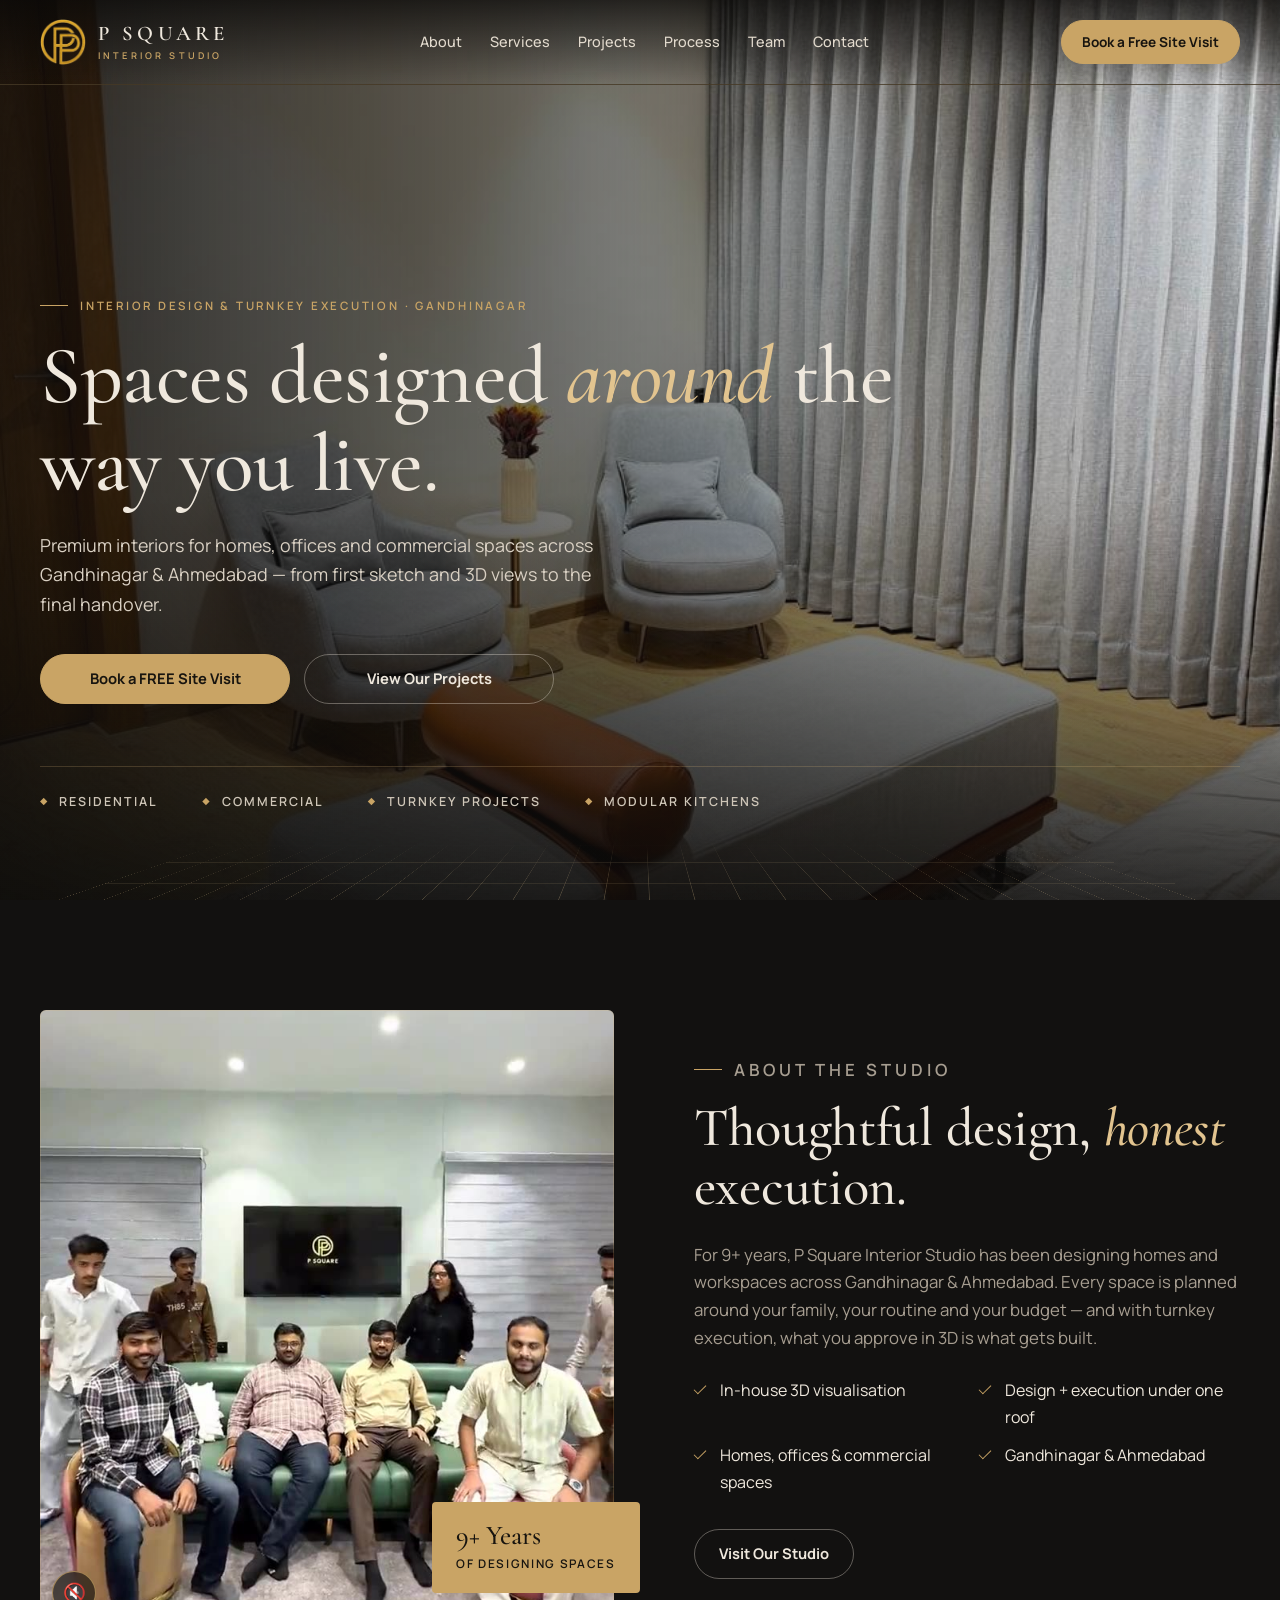
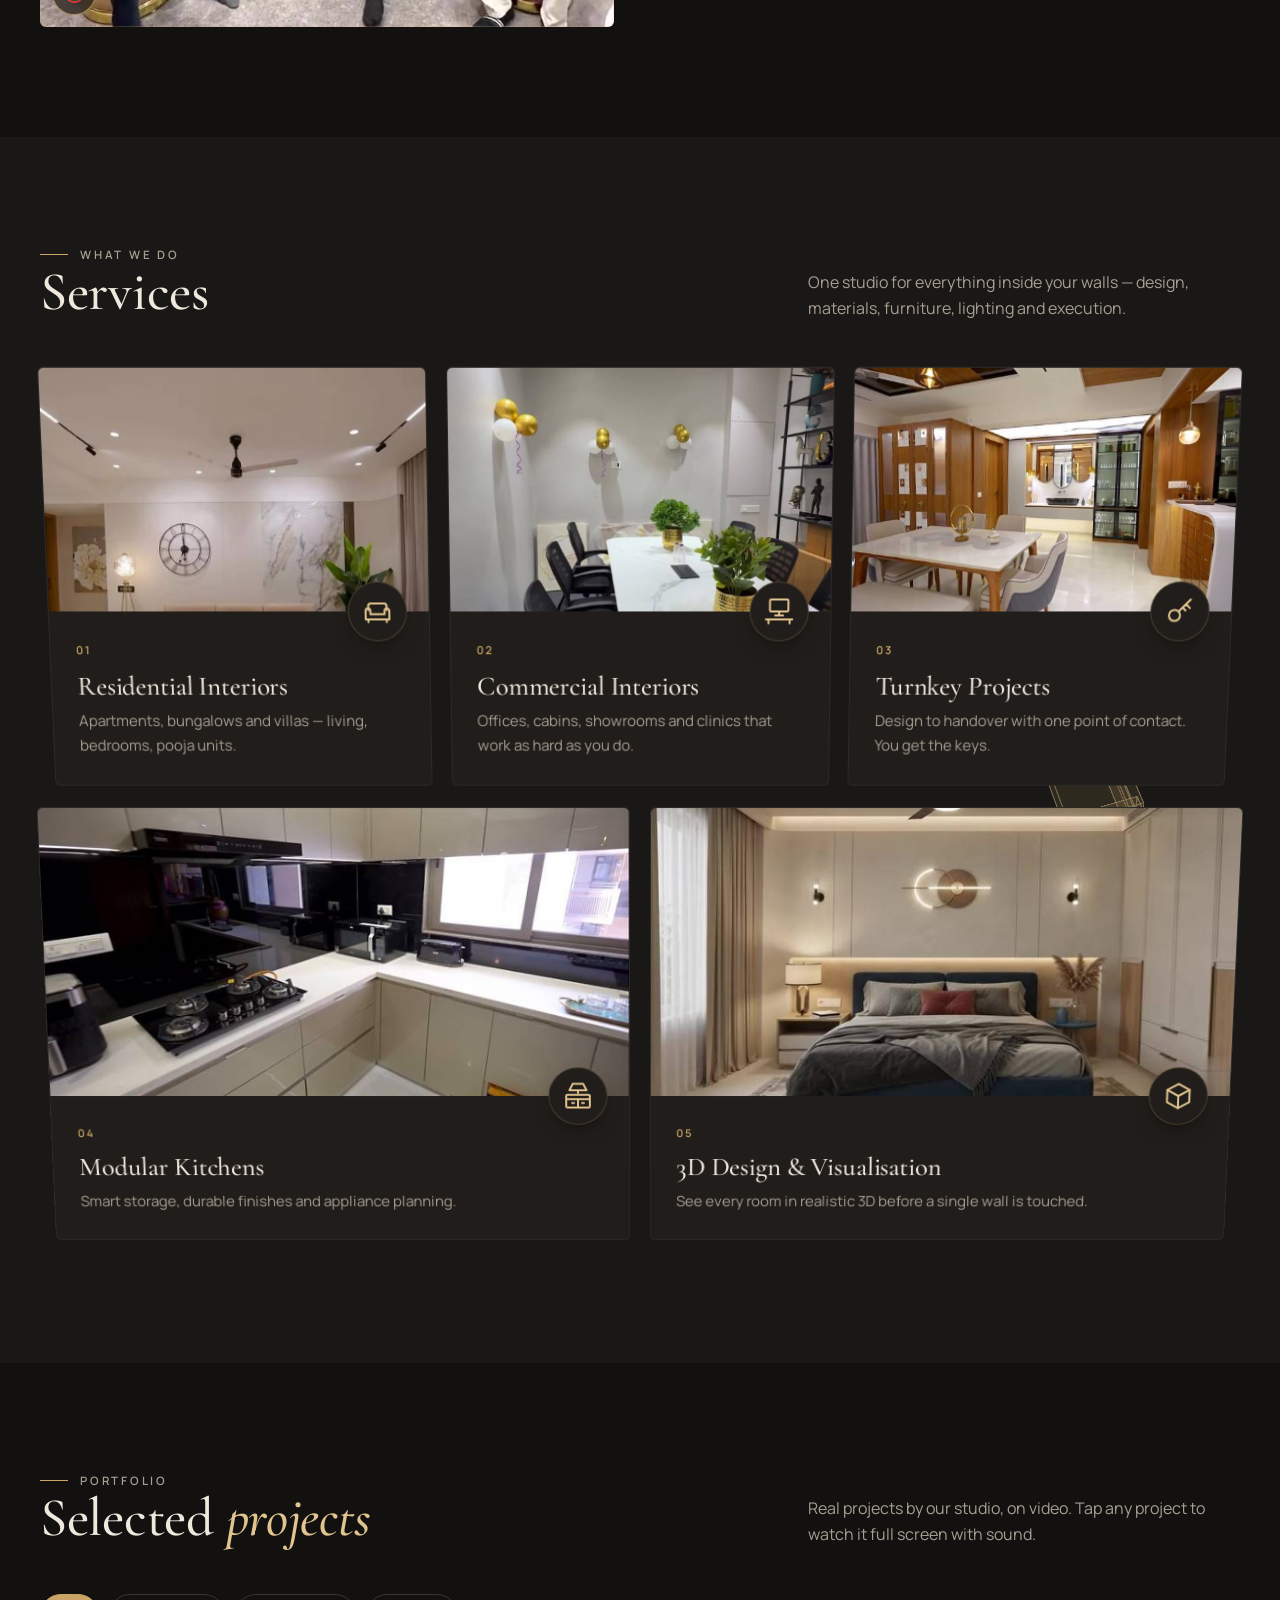
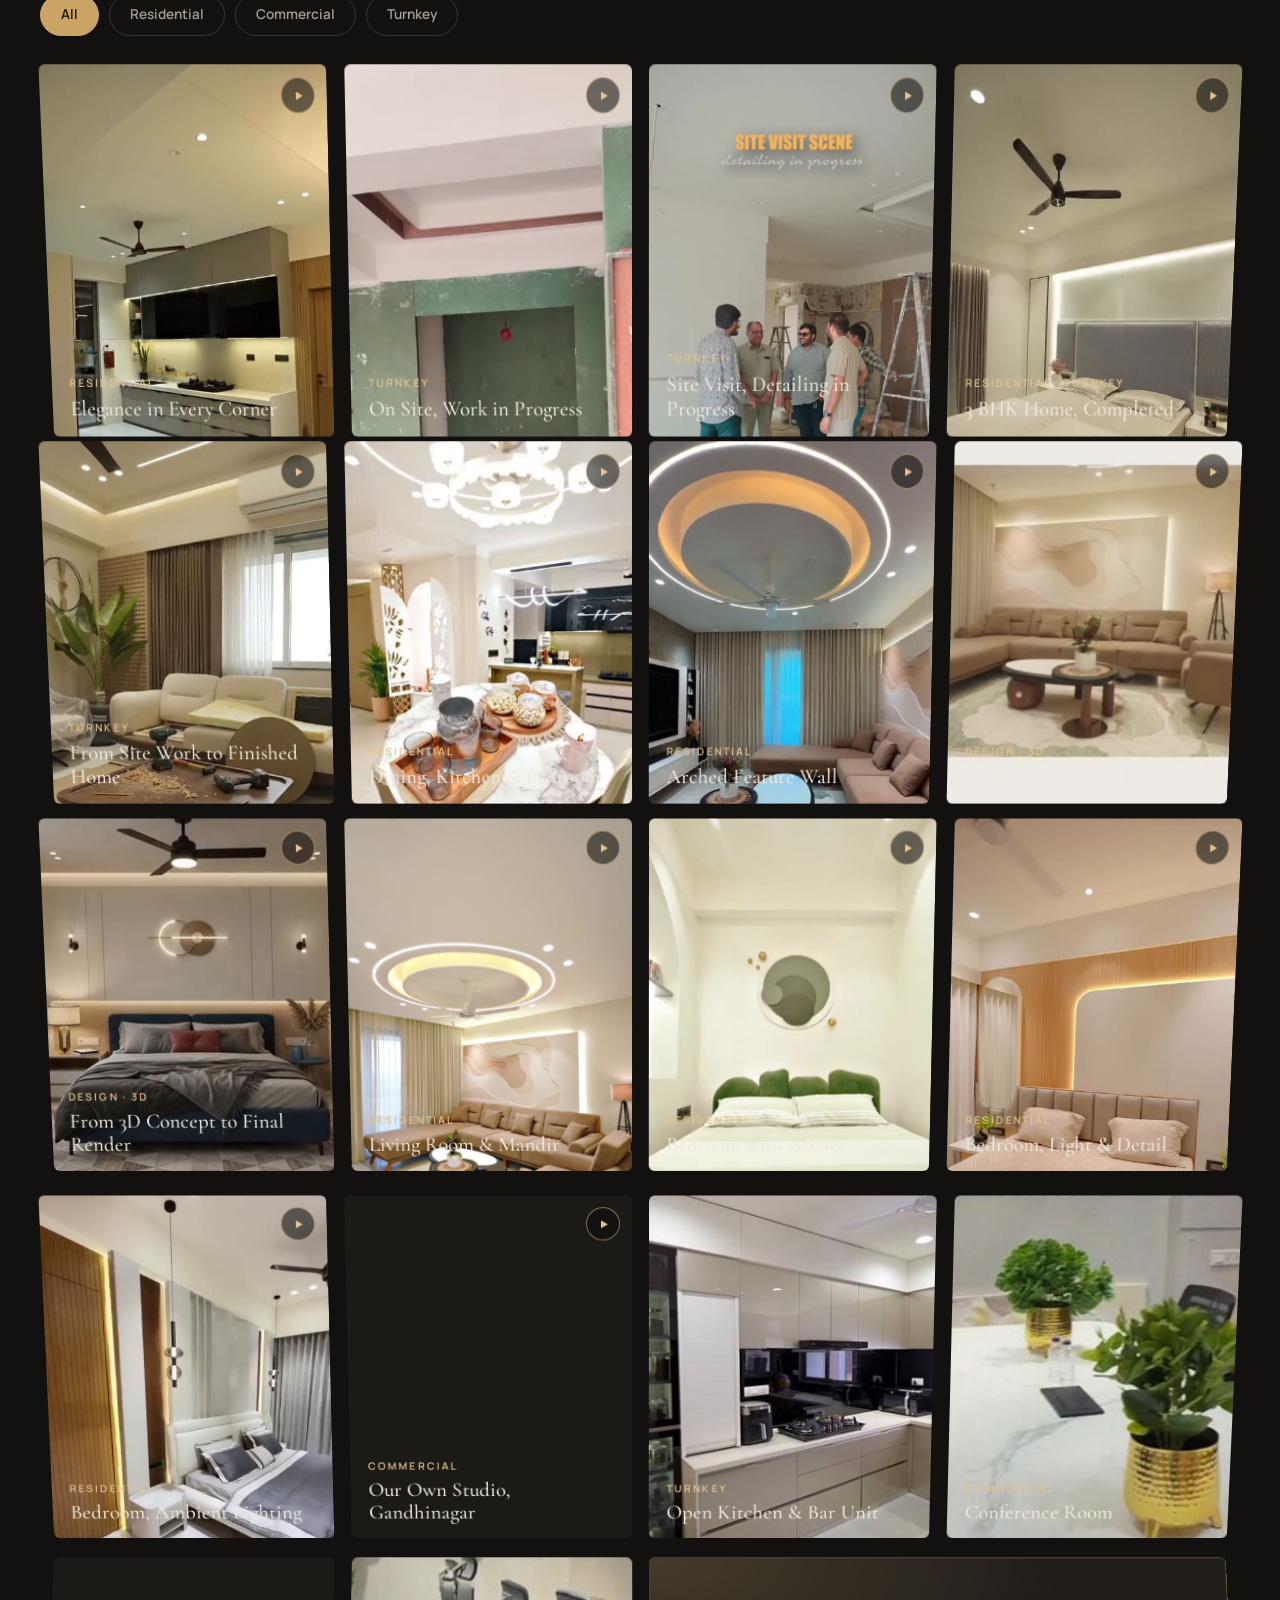
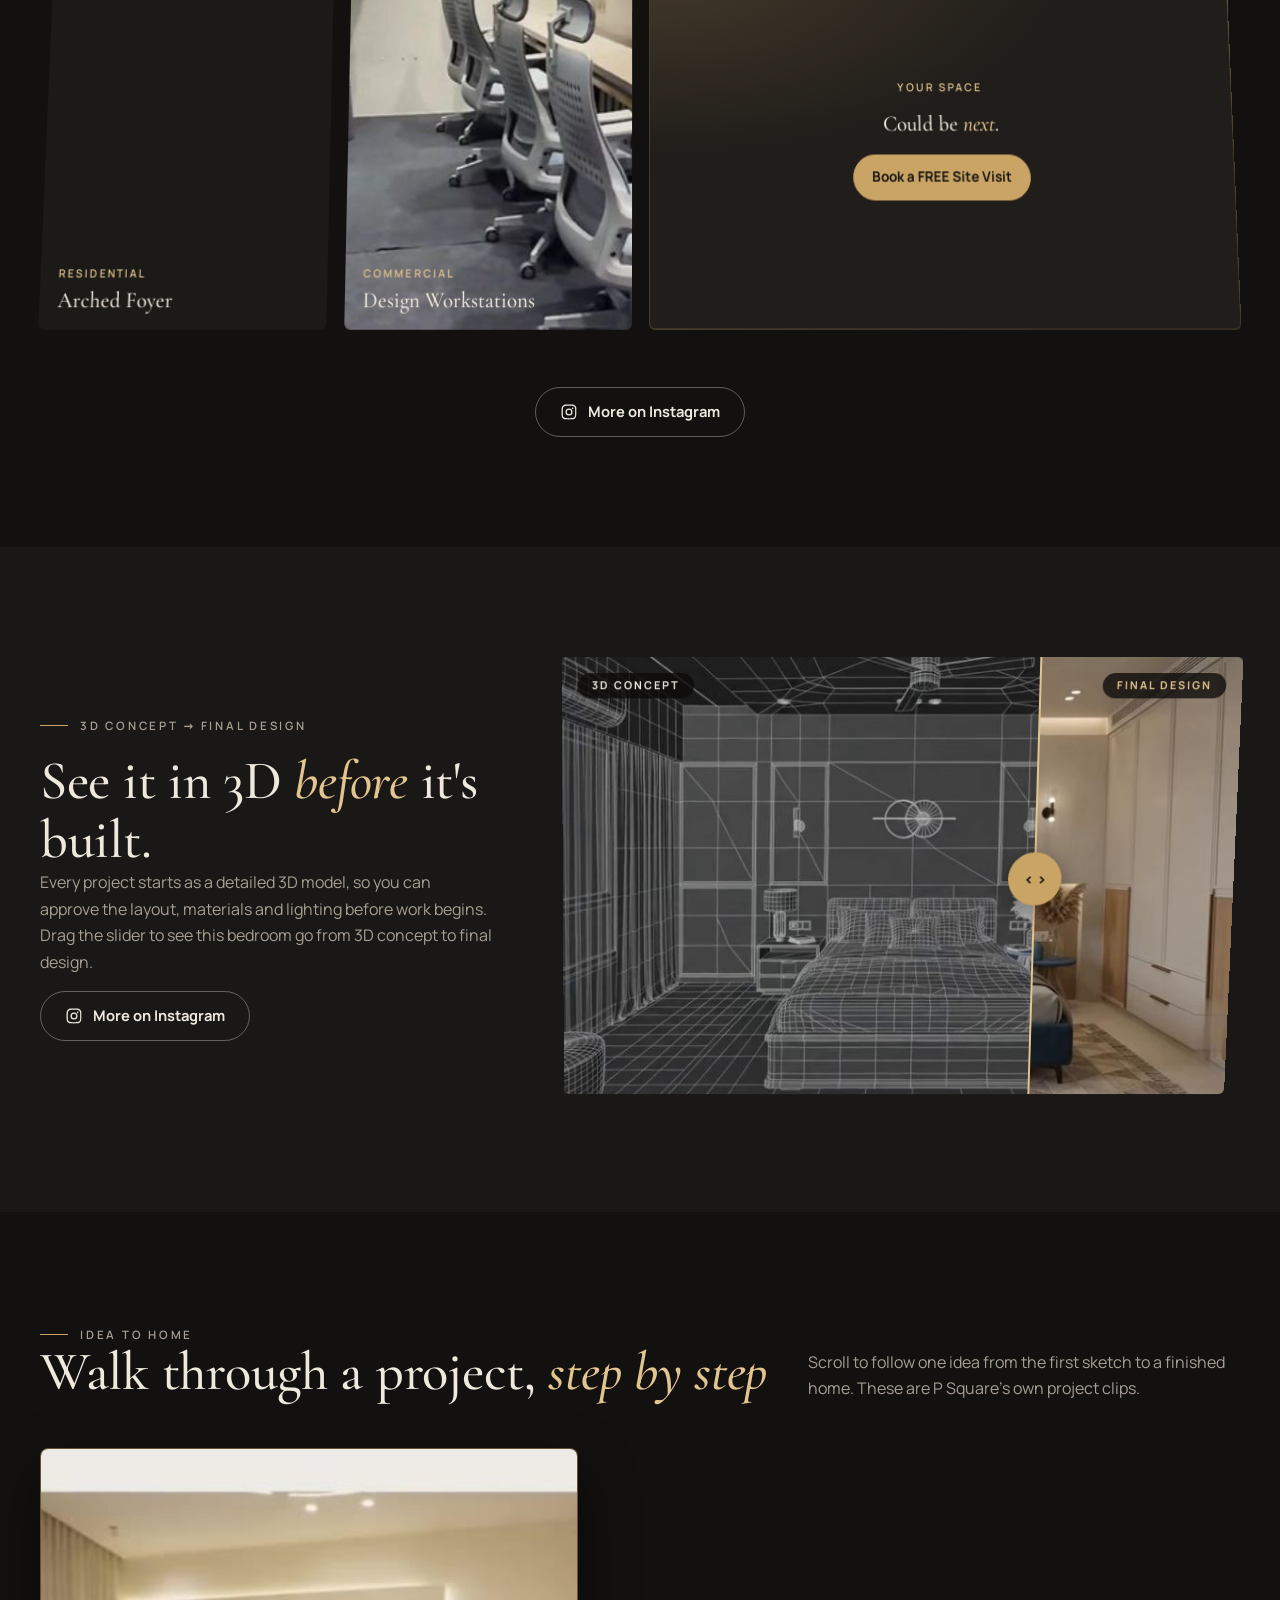
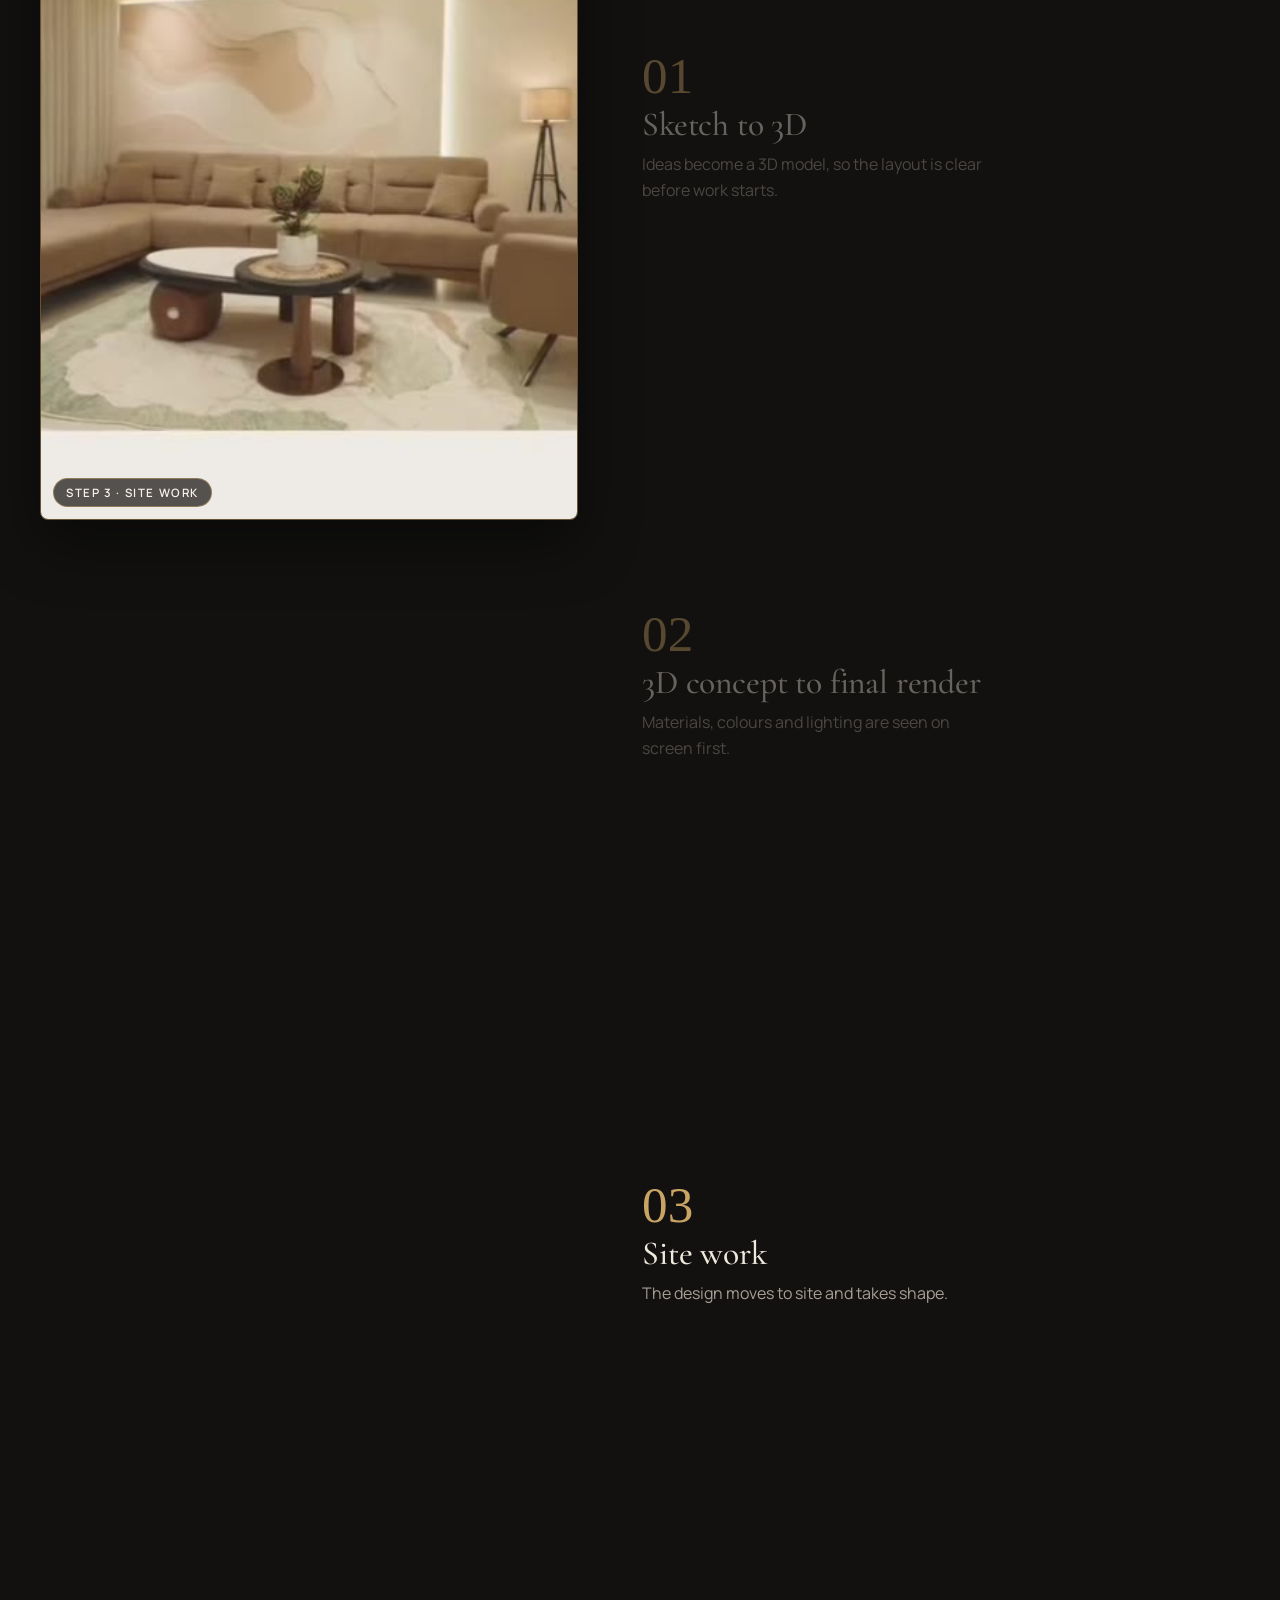
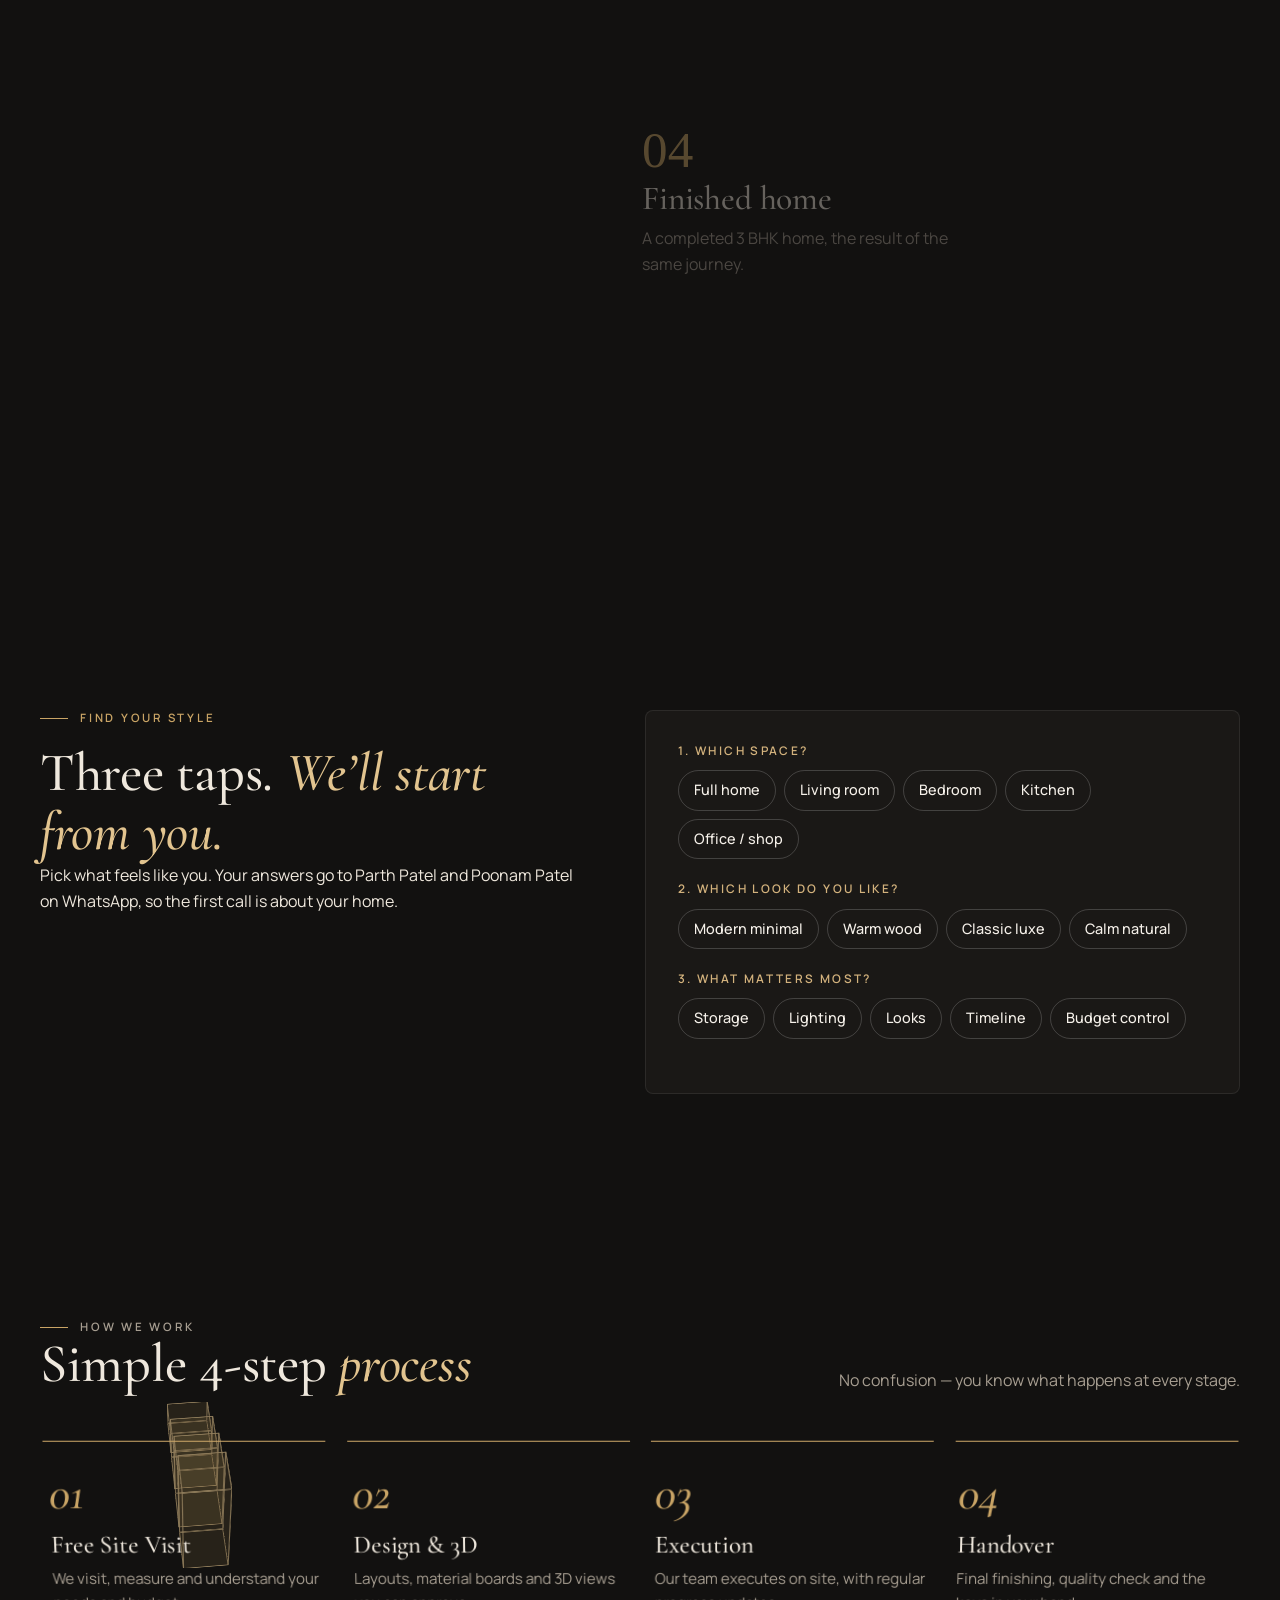
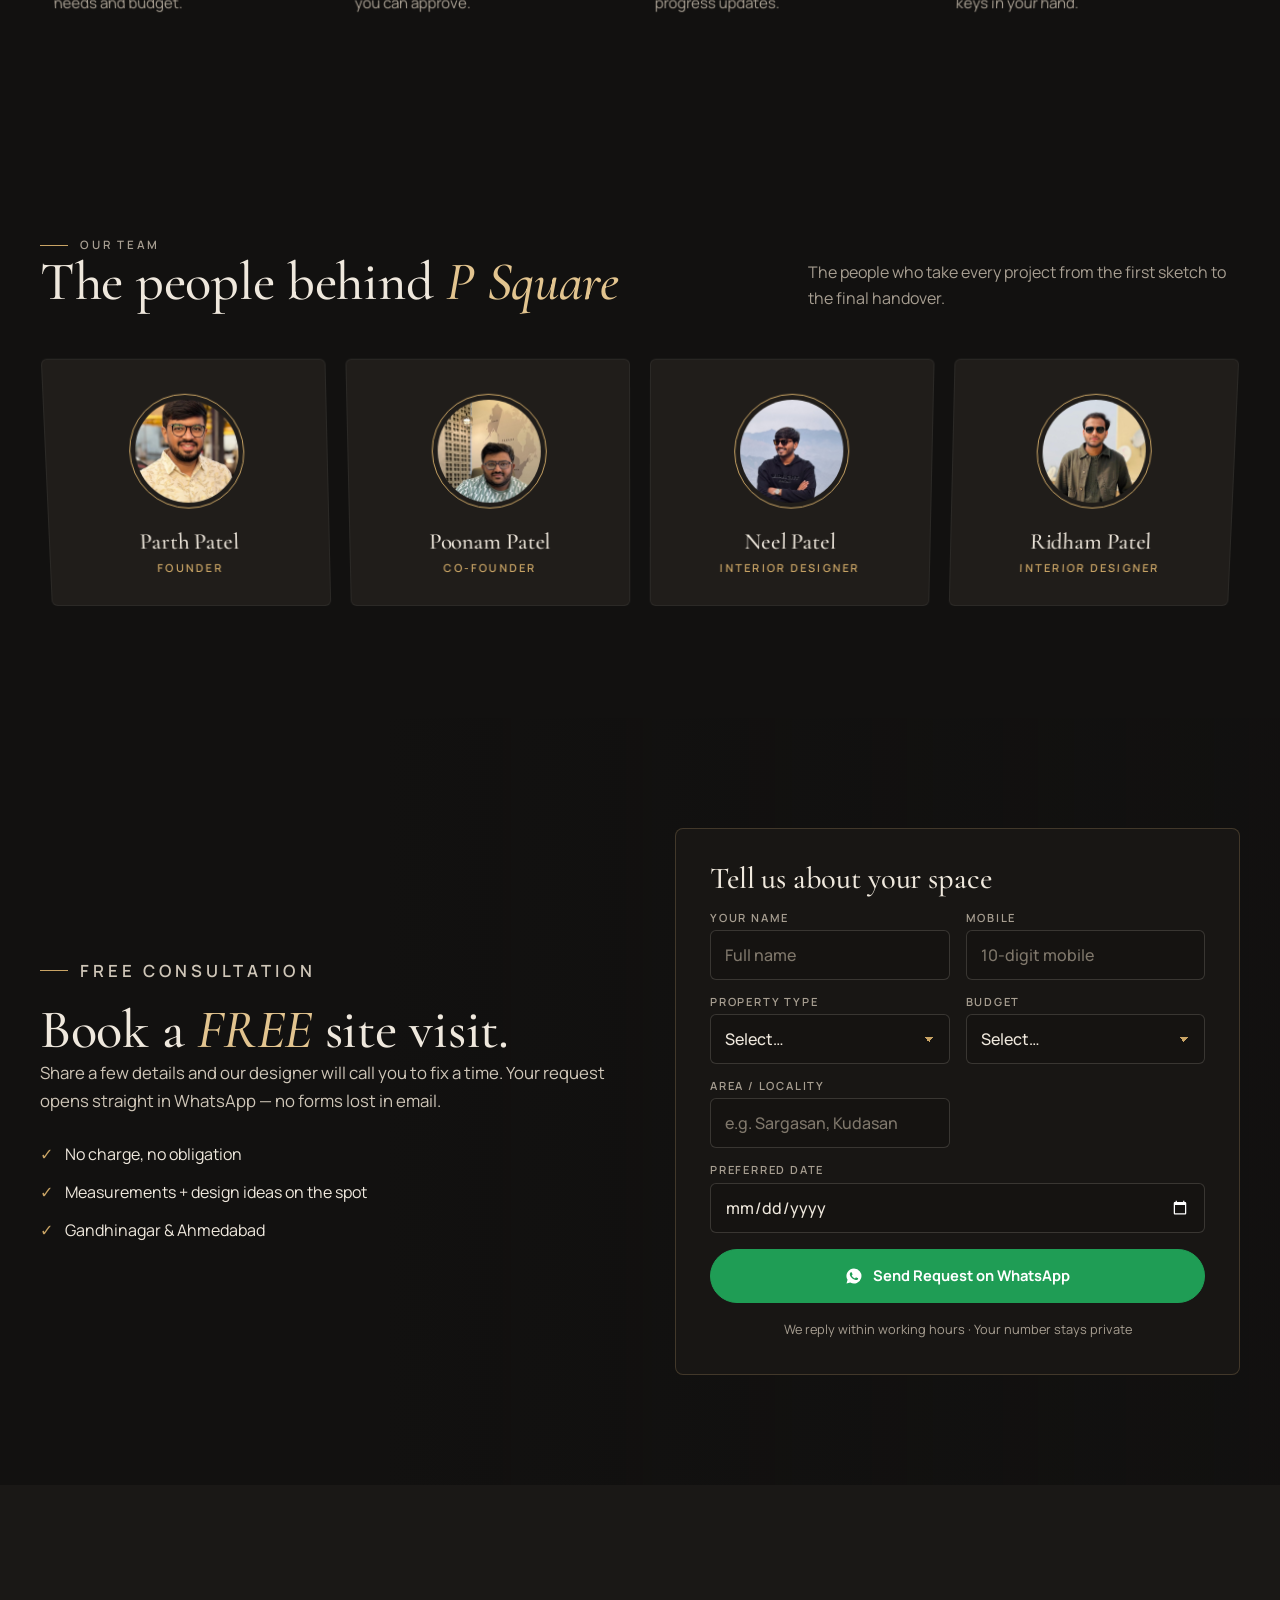
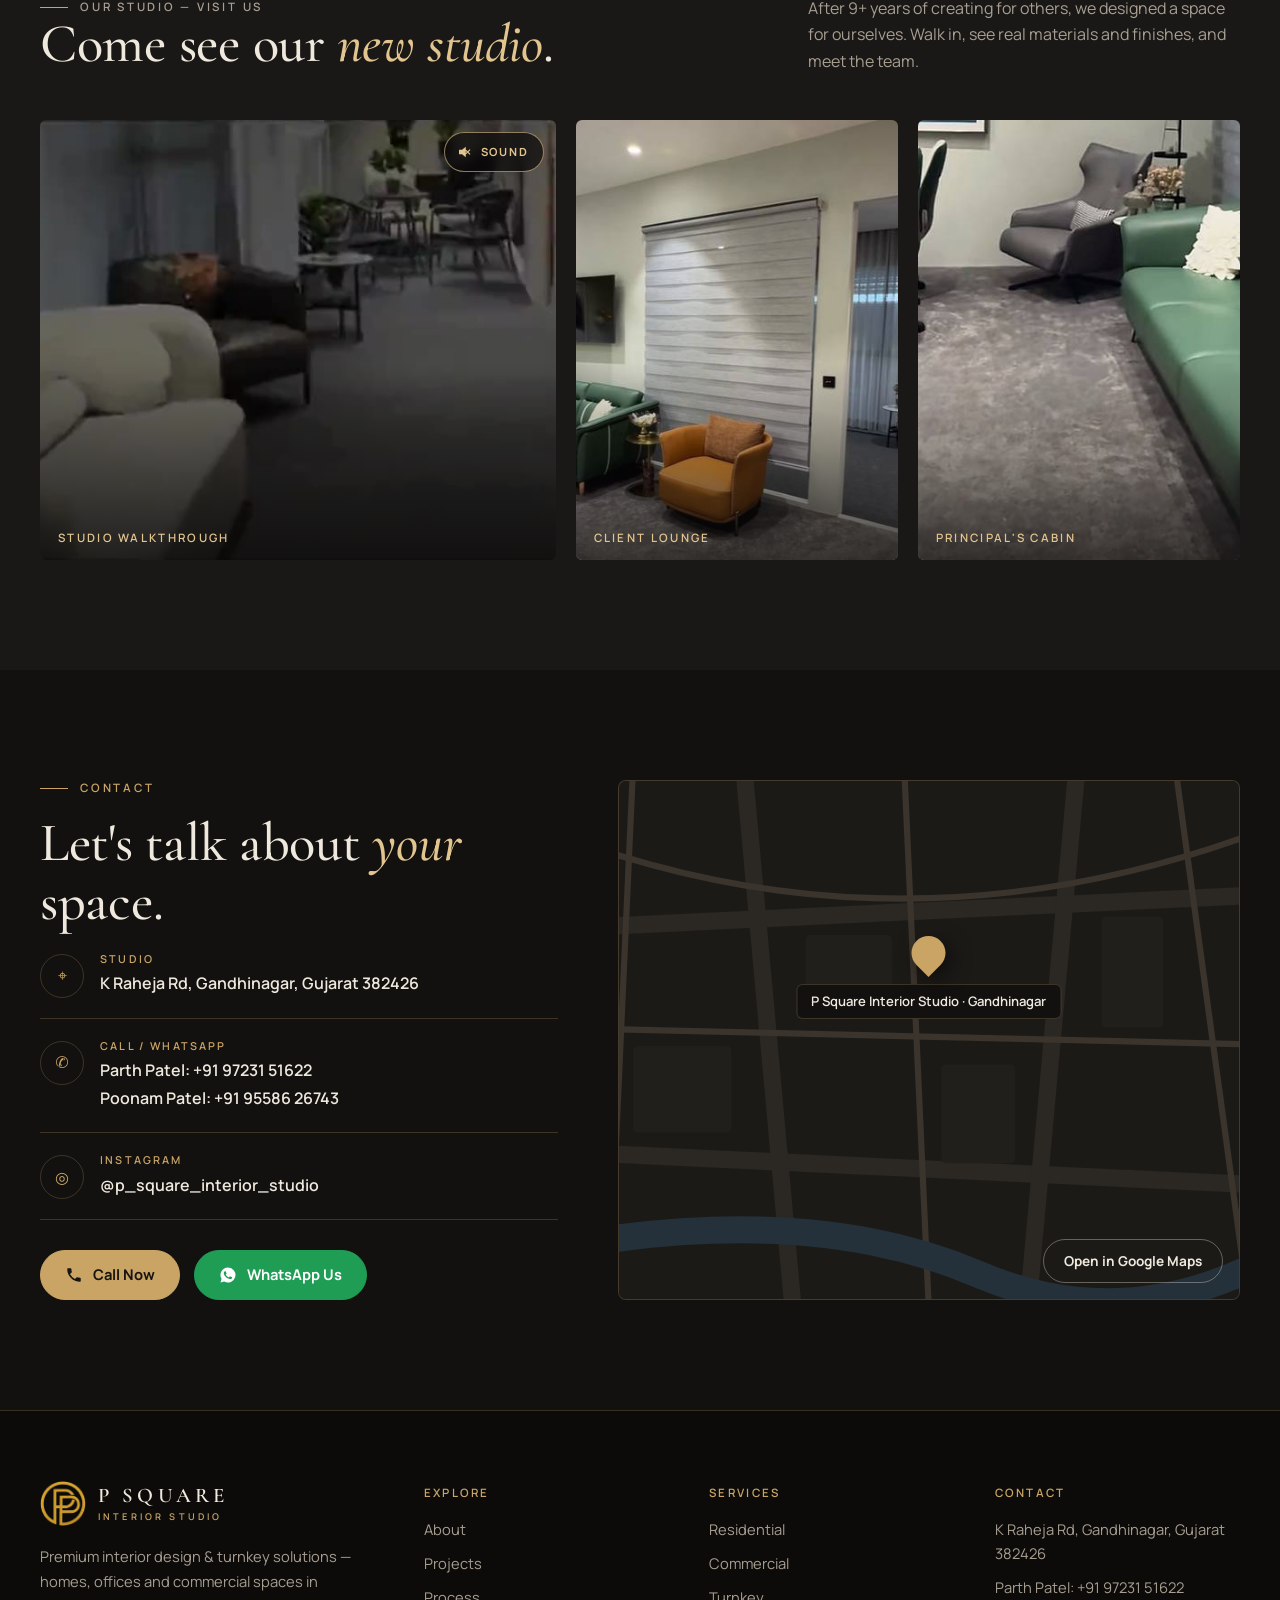
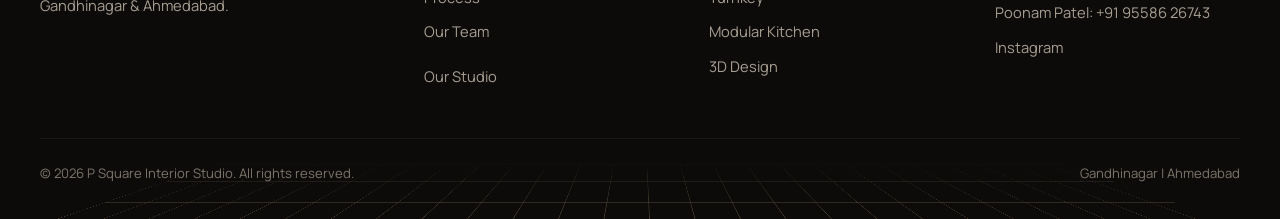
<file: site/index.html>
<!doctype html>
<html lang="en">
<head>
<meta charset="utf-8">
<meta name="viewport" content="width=device-width,initial-scale=1,viewport-fit=cover">
<title>P Square Interior Studio — Interior Design &amp; Turnkey, Gandhinagar</title>
<meta name="description" content="Premium interior design and turnkey solutions for homes, offices and commercial spaces in Gandhinagar &amp; Ahmedabad. Book a free site visit.">
<link rel="canonical" href="https://www.psquareinteriorstudio.in/">
<meta name="google-site-verification" content="eOUwjumXTXJsLRioO6emJTulEsbhkuX3sQvuh3HZUsM" />
<meta name="theme-color" content="#121110">
<link rel="icon" type="image/png" href="favicon.png">
<link rel="apple-touch-icon" href="apple-touch-icon.png">
<link rel="preload" href="assets/fonts/CormorantGaramond-normal-500.woff2" as="font" type="font/woff2" crossorigin>
<link rel="preload" href="assets/fonts/Manrope-normal-400-700.woff2" as="font" type="font/woff2" crossorigin>
<link rel="stylesheet" href="assets/css/style.css">
<link rel="stylesheet" href="assets/css/fx.css?v=3">
<link rel="stylesheet" href="assets/css/fx3d.css?v=3d1">
<link rel="stylesheet" href="assets/css/contacts.css?v=c5">
<link rel="stylesheet" href="assets/css/extras.css?v=e1">
<script>document.documentElement.classList.add("fx-js");</script>
<script src="config.js"></script>
<script src="assets/js/countdown.js?v=5"></script>
</head>
<body>
<div class="launch" id="launch" role="dialog" aria-modal="true" aria-labelledby="ln-title" hidden>
 <div class="ln-film" aria-hidden="true"><video muted playsinline webkit-playsinline loop preload="none" disablepictureinpicture disableremoteplayback data-src-p="assets/media/psq-bg-p.mp4?v=5" data-src-w="assets/media/psq-bg-w.mp4?v=5" data-poster-p="assets/img/psq-bg-p.jpg?v=5" data-poster-w="assets/img/psq-bg-w.jpg?v=5"></video></div>
 <div class="ln-veil" aria-hidden="true"></div>
 <canvas class="ln-dust" aria-hidden="true"></canvas>
 <div class="ln-glow" aria-hidden="true"></div>
 <div class="ln-in">
  <img class="ln-logo" src="assets/img/logo-192.png" alt="" width="192" height="189">
  <p class="ln-brand"><b>P SQUARE</b><small>INTERIOR STUDIO</small></p>
  <p class="ln-title" id="ln-title">Our new website is <em>almost here.</em></p>
  <p class="ln-sub ln-num">The doors open in</p>
  <div class="ln-timer ln-num" role="timer" aria-live="off">
   <div class="ln-u"><span class="ln-v" data-u="d">00</span><span class="ln-l">Days</span></div>
   <span class="ln-sep" aria-hidden="true">:</span>
   <div class="ln-u"><span class="ln-v" data-u="h">00</span><span class="ln-l">Hours</span></div>
   <span class="ln-sep" aria-hidden="true">:</span>
   <div class="ln-u"><span class="ln-v" data-u="m">00</span><span class="ln-l">Minutes</span></div>
   <span class="ln-sep" aria-hidden="true">:</span>
   <div class="ln-u"><span class="ln-v" data-u="s">00</span><span class="ln-l">Seconds</span></div>
  </div>
  <p class="ln-date ln-num" id="ln-date"></p>
  <div class="ln-soonbox" aria-hidden="false"><span class="ln-rule"></span><p class="ln-soontxt">Launching soon <i>&mdash;</i> after Diwali</p><span class="ln-rule"></span></div>
  <p class="ln-note" id="ln-note" hidden></p>
  <p class="ln-foot">Interior Design &middot; Turnkey &middot; Gandhinagar</p>
 </div>
 <div class="ln-rt" aria-hidden="true"><span class="ln-rt-e">Now open</span><span class="ln-rt-h">P Square <em>Interior Studio</em></span><span class="ln-rt-l"></span></div>
 <div class="ln-cur ln-ctop" aria-hidden="true"></div>
 <div class="ln-cur ln-cbot" aria-hidden="true"></div>
</div>
<a class="skip" href="#main">Skip to content</a>
<header class="top" id="top">
 <div class="wrap">
  <a class="logo" href="#home" aria-label="P Square Interior Studio — home"><img class="markimg" src="assets/img/logo-96.png" srcset="assets/img/logo-96.png 1x, assets/img/logo-192.png 2x" width="46" height="45" alt=""><span class="wm"><b>P SQUARE</b><small>INTERIOR STUDIO</small></span></a>
  <nav class="nav" aria-label="Main">
   <a href="#about">About</a><a href="#services">Services</a><a href="#projects">Projects</a><a href="#process">Process</a><a href="#team">Team</a><a href="#contact">Contact</a>
  </nav>
  <a class="btn btn--sm top-cta" href="#book">Book a Free Site Visit</a>
  <div class="mob">
   <a class="callpill" href="#contact" data-call><svg viewBox="0 0 24 24" aria-hidden="true"><path d="M6.6 10.8a15.1 15.1 0 0 0 6.6 6.6l2.2-2.2c.3-.3.7-.4 1-.2 1.1.4 2.3.6 3.6.6.6 0 1 .4 1 1V20c0 .6-.4 1-1 1A17 17 0 0 1 3 4c0-.6.4-1 1-1h3.5c.6 0 1 .4 1 1 0 1.3.2 2.5.6 3.6.1.3 0 .7-.2 1z"/></svg><span>Call</span></a>
   <button class="burger" type="button" aria-label="Open menu" aria-expanded="false" aria-controls="menu"><i></i><i></i></button>
  </div>
 </div>
</header>

<div class="menu" id="menu" hidden>
 <div class="menu-in">
  <nav aria-label="Mobile">
   <a href="#about">About</a><a href="#services">Services</a><a href="#projects">Projects</a><a href="#process">Process</a><a href="#team">Our Team</a><a href="#studio">Our Studio</a><a href="#contact">Contact</a>
  </nav>
  <div class="menu-ctas">
   <a class="btn" href="#book">Book a FREE Site Visit</a>
   <a class="btn btn--wa" href="#book" data-wa><svg viewBox="0 0 24 24" aria-hidden="true"><path d="M12 2a10 10 0 0 0-8.6 15.1L2 22l5-1.3A10 10 0 1 0 12 2zm5.3 14.2c-.2.6-1.3 1.2-1.8 1.2-.5.1-1 .2-3.3-.7-2.8-1.1-4.5-3.9-4.7-4.1-.1-.2-1.1-1.5-1.1-2.9s.7-2 1-2.3c.2-.3.5-.3.7-.3h.5c.2 0 .4 0 .6.5l.8 2c.1.2.1.3 0 .5l-.4.6-.4.4c-.1.2-.3.3-.1.6.2.3.8 1.3 1.6 2 1.1 1 2 1.3 2.3 1.4.3.2.4.1.6-.1l.8-1c.2-.3.4-.2.6-.1l1.9.9c.3.1.5.2.5.3.1.2.1.7-.1 1.2z"/></svg><span>WhatsApp Us</span></a>
  </div>
  <p class="menu-note">Gandhinagar | Ahmedabad</p>
 </div>
</div>

<main id="main">
<section class="hero" id="home">
 <img class="hero-img" src="assets/img/hero.jpg" srcset="assets/img/hero-sm.jpg 640w, assets/img/hero.jpg 1280w" sizes="100vw" alt="Living and dining interior designed by P Square" width="1280" height="720" fetchpriority="high"><img class="hero-img hero-rot" src="assets/img/hero-r1.jpg" srcset="assets/img/hero-r1-sm.jpg 640w, assets/img/hero-r1.jpg 1280w" sizes="100vw" alt="Interior designed by P Square" width="1280" height="720" loading="lazy" decoding="async" aria-hidden="true"><img class="hero-img hero-rot" src="assets/img/hero-r2.jpg" srcset="assets/img/hero-r2-sm.jpg 640w, assets/img/hero-r2.jpg 1280w" sizes="100vw" alt="Interior designed by P Square" width="1280" height="720" loading="lazy" decoding="async" aria-hidden="true"><img class="hero-img hero-rot" src="assets/img/hero-r3.jpg" srcset="assets/img/hero-r3-sm.jpg 640w, assets/img/hero-r3.jpg 1280w" sizes="100vw" alt="Interior designed by P Square" width="1280" height="720" loading="lazy" decoding="async" aria-hidden="true"><img class="hero-img hero-rot" src="assets/img/hero-r4.jpg" srcset="assets/img/hero-r4-sm.jpg 640w, assets/img/hero-r4.jpg 1280w" sizes="100vw" alt="Interior designed by P Square" width="1280" height="720" loading="lazy" decoding="async" aria-hidden="true">
 <div class="wrap">
  <p class="eyebrow"><span>Interior Design &amp; Turnkey Execution <span class="nw">· Gandhinagar</span></span></p>
  <h1>Spaces designed <em>around</em> the way you live.</h1>
  <p class="lead">Premium interiors for homes, offices and commercial spaces across Gandhinagar &amp; Ahmedabad — from first sketch and 3D views to the final handover.</p>
  <div class="ctas"><a class="btn" href="#book">Book a FREE Site Visit</a><a class="btn btn--ghost" href="#projects">View Our Projects</a></div>
  <ul class="strip"><li>Residential</li><li>Commercial</li><li>Turnkey Projects</li><li>Modular Kitchens</li></ul>
 </div>
</section>

<section class="about" id="about">
 <div class="wrap">
  <div class="pic"><img src="assets/img/cta.jpg" srcset="assets/img/cta-sm.jpg 640w, assets/img/cta.jpg 1280w" sizes="(max-width:760px) 100vw, 50vw" alt="A finished living space by P Square" loading="lazy" decoding="async"><video class="abvid" src="assets/media/about-team.mp4?v=a1" poster="assets/img/about-team.jpg" autoplay muted loop playsinline preload="auto" aria-label="Meet the team behind P Square"></video><button type="button" class="abmute" aria-label="Turn sound on">&#128263;</button><div class="badge"><b>9+ Years</b>of designing spaces</div></div>
  <div>
   <p class="eyebrow">About the studio</p>
   <h2>Thoughtful design, <em>honest</em> execution.</h2>
   <p>For 9+ years, P Square Interior Studio has been designing homes and workspaces across Gandhinagar &amp; Ahmedabad. Every space is planned around your family, your routine and your budget — and with turnkey execution, what you approve in 3D is what gets built.</p>
   <ul class="ticks"><li>In-house 3D visualisation</li><li>Design + execution under one roof</li><li>Homes, offices &amp; commercial spaces</li><li>Gandhinagar &amp; Ahmedabad</li></ul>
   <a class="btn btn--ghost" href="#studio">Visit Our Studio</a>
  </div>
 </div>
</section>

<section class="alt" id="services">
 <div class="wrap">
  <div class="head"><div><p class="eyebrow">What we do</p><h2>Services</h2></div><p>One studio for everything inside your walls — design, materials, furniture, lighting and execution.</p></div>
  <div class="svc">
   <article class="sv"><img src="assets/img/res.jpg" srcset="assets/img/res-sm.jpg 480w, assets/img/res.jpg 720w" sizes="(max-width:760px) 130px, 33vw" alt="Residential interior" loading="lazy" decoding="async"><div><small>01</small><h3>Residential Interiors</h3><p>Apartments, bungalows and villas — living, bedrooms, pooja units.</p></div></article>
   <article class="sv"><img src="assets/img/st_conf.jpg" srcset="assets/img/st_conf-sm.jpg 560w, assets/img/st_conf.jpg 1080w" sizes="(max-width:760px) 130px, 33vw" alt="Commercial office interior" loading="lazy" decoding="async"><div><small>02</small><h3>Commercial Interiors</h3><p>Offices, cabins, showrooms and clinics that work as hard as you do.</p></div></article>
   <article class="sv"><img src="assets/img/turnkey.jpg" srcset="assets/img/turnkey-sm.jpg 640w, assets/img/turnkey.jpg 1280w" sizes="(max-width:760px) 130px, 33vw" alt="Turnkey interior project" loading="lazy" decoding="async"><div><small>03</small><h3>Turnkey Projects</h3><p>Design to handover with one point of contact. You get the keys.</p></div></article>
   <article class="sv"><img src="assets/img/kitchen.jpg" srcset="assets/img/kitchen-sm.jpg 640w, assets/img/kitchen.jpg 1280w" sizes="(max-width:760px) 130px, 50vw" alt="Modular kitchen" loading="lazy" decoding="async"><div><small>04</small><h3>Modular Kitchens</h3><p>Smart storage, durable finishes and appliance planning.</p></div></article>
   <article class="sv"><img src="assets/img/design3d.jpg" srcset="assets/img/design3d-sm.jpg 480w, assets/img/design3d.jpg 720w" sizes="(max-width:760px) 130px, 50vw" alt="3D visualisation of a bedroom" loading="lazy" decoding="async"><div><small>05</small><h3>3D Design &amp; Visualisation</h3><p>See every room in realistic 3D before a single wall is touched.</p></div></article>
  </div>
 </div>
</section>

<section id="projects">
 <div class="wrap">
  <div class="head"><div><p class="eyebrow">Portfolio</p><h2>Selected <em>projects</em></h2></div><p>Real projects by our studio, on video. Tap any project to watch it full screen with sound.</p></div>
  <div class="chips" role="group" aria-label="Filter projects">
   <button type="button" class="chip on" data-filter="all" aria-pressed="true">All</button><button type="button" class="chip" data-filter="residential" aria-pressed="false">Residential</button><button type="button" class="chip" data-filter="commercial" aria-pressed="false">Commercial</button><button type="button" class="chip" data-filter="turnkey" aria-pressed="false">Turnkey</button>
  </div>
  <div class="grid" id="grid">
  <button type="button" class="pj pv" data-cat="residential" data-video="assets/media/pf02.mp4?v=f2" data-preview="assets/media/pf02.mp4?v=f2" data-full="assets/img/pr02.jpg?v=3" data-title="Elegance in Every Corner" data-label="Residential" data-desc="Living room, bedroom and kitchen detailing"><img src="assets/img/pr02.jpg?v=3" alt="Video of a living room, bedroom and kitchen" loading="lazy" decoding="async"><video muted loop playsinline preload="none" aria-hidden="true" tabindex="-1"></video><i class="pv-ic" aria-hidden="true"><svg viewBox="0 0 24 24"><path d="M8 5.5v13l11-6.5z"/></svg></i><span><small>Residential</small><b>Elegance in Every Corner</b></span></button>
  <button type="button" class="pj pv" data-cat="turnkey" data-video="assets/media/pf07.mp4?v=f1" data-preview="assets/media/pf07.mp4?v=f1" data-full="assets/img/pr07.jpg" data-title="On Site, Work in Progress" data-label="Turnkey" data-desc="Site execution, stage by stage"><img src="assets/img/pr07.jpg" alt="Video of interior work in progress on site" loading="lazy" decoding="async"><video muted loop playsinline preload="none" aria-hidden="true" tabindex="-1"></video><i class="pv-ic" aria-hidden="true"><svg viewBox="0 0 24 24"><path d="M8 5.5v13l11-6.5z"/></svg></i><span><small>Turnkey</small><b>On Site, Work in Progress</b></span></button>
  <button type="button" class="pj pv" data-cat="turnkey" data-video="assets/media/pf13.mp4" data-preview="assets/media/pf13.mp4" data-full="assets/img/pr13.jpg" data-title="Site Visit, Detailing in Progress" data-label="Turnkey" data-desc="Behind the scenes: our team detailing a site, work in progress"><img src="assets/img/pr13.jpg" alt="Video of a P Square site visit with detailing work in progress" loading="lazy" decoding="async"><video muted loop playsinline preload="none" aria-hidden="true" tabindex="-1"></video><i class="pv-ic" aria-hidden="true"><svg viewBox="0 0 24 24"><path d="M8 5.5v13l11-6.5z"/></svg></i><span><small>Turnkey</small><b>Site Visit, Detailing in Progress</b></span></button>
  <button type="button" class="pj pv" data-cat="residential turnkey" data-video="assets/media/pf01.mp4?v=f2" data-preview="assets/media/pf01.mp4?v=f2" data-full="assets/img/pr01.jpg?v=3" data-title="3 BHK Home, Completed" data-label="Residential · Turnkey" data-desc="A complete 3 BHK home, from living room to bedrooms"><img src="assets/img/pr01.jpg?v=3" alt="Video of a completed 3 BHK home interior" loading="lazy" decoding="async"><video muted loop playsinline preload="none" aria-hidden="true" tabindex="-1"></video><i class="pv-ic" aria-hidden="true"><svg viewBox="0 0 24 24"><path d="M8 5.5v13l11-6.5z"/></svg></i><span><small>Residential · Turnkey</small><b>3 BHK Home, Completed</b></span></button>
  <button type="button" class="pj pv" data-cat="turnkey residential" data-video="assets/media/pf11.mp4?v=f2" data-preview="assets/media/pf11.mp4?v=f2" data-full="assets/img/pr11.jpg?v=3" data-title="From Site Work to Finished Home" data-label="Turnkey" data-desc="Bare site to finished home, executed by our team"><img src="assets/img/pr11.jpg?v=3" alt="Video from site work to a finished home" loading="lazy" decoding="async"><video muted loop playsinline preload="none" aria-hidden="true" tabindex="-1"></video><i class="pv-ic" aria-hidden="true"><svg viewBox="0 0 24 24"><path d="M8 5.5v13l11-6.5z"/></svg></i><span><small>Turnkey</small><b>From Site Work to Finished Home</b></span></button>
  <button type="button" class="pj pv" data-cat="residential" data-video="assets/media/pf04.mp4?v=f1" data-preview="assets/media/pf04.mp4?v=f1" data-full="assets/img/pr04.jpg?v=3" data-title="Dining, Kitchen &amp; Bedroom" data-label="Residential" data-desc="Open dining, modular kitchen and bedroom"><img src="assets/img/pr04.jpg?v=3" alt="Video of a dining area, kitchen and bedroom" loading="lazy" decoding="async"><video muted loop playsinline preload="none" aria-hidden="true" tabindex="-1"></video><i class="pv-ic" aria-hidden="true"><svg viewBox="0 0 24 24"><path d="M8 5.5v13l11-6.5z"/></svg></i><span><small>Residential</small><b>Dining, Kitchen &amp; Bedroom</b></span></button>
  <button type="button" class="pj pv" data-cat="residential" data-video="assets/media/pf03.mp4?v=f1" data-preview="assets/media/pf03.mp4?v=f1" data-full="assets/img/pr03.jpg?v=3" data-title="Arched Feature Wall" data-label="Residential" data-desc="Living and dining with an arched wall and backlit niche"><img src="assets/img/pr03.jpg?v=3" alt="Video of a living and dining space with an arched wall" loading="lazy" decoding="async"><video muted loop playsinline preload="none" aria-hidden="true" tabindex="-1"></video><i class="pv-ic" aria-hidden="true"><svg viewBox="0 0 24 24"><path d="M8 5.5v13l11-6.5z"/></svg></i><span><small>Residential</small><b>Arched Feature Wall</b></span></button>
  <button type="button" class="pj pv" data-cat="residential" data-video="assets/media/pf12.mp4?v=f1" data-full="assets/img/pf12.jpg?v=f1" data-title="From Sketch to 3D Render" data-label="Design · 3D" data-desc="A hand sketch becomes a finished 3D render"><img src="assets/img/pf12.jpg?v=f1" alt="Sketch turning into a 3D render" loading="lazy" decoding="async"><video muted loop playsinline preload="none" aria-hidden="true" tabindex="-1"></video><i class="pv-ic" aria-hidden="true"><svg viewBox="0 0 24 24"><path d="M8 5.5v13l11-6.5z"/></svg></i><span><small>Design · 3D</small><b>From Sketch to 3D Render</b></span></button>
  <button type="button" class="pj pv" data-cat="residential" data-video="assets/media/pf06.mp4?v=f1" data-preview="assets/media/pf06.mp4?v=f1" data-full="assets/img/pr06.jpg" data-title="From 3D Concept to Final Render" data-label="Design · 3D" data-desc="How a room is planned in 3D before execution"><img src="assets/img/pr06.jpg" alt="Video of a bedroom going from 3D concept to final render" loading="lazy" decoding="async"><video muted loop playsinline preload="none" aria-hidden="true" tabindex="-1"></video><i class="pv-ic" aria-hidden="true"><svg viewBox="0 0 24 24"><path d="M8 5.5v13l11-6.5z"/></svg></i><span><small>Design · 3D</small><b>From 3D Concept to Final Render</b></span></button>
  <button type="button" class="pj pv" data-cat="residential" data-video="assets/media/pf09.mp4?v=1" data-preview="assets/media/pf09.mp4?v=1" data-full="assets/img/pr09.jpg?v=3" data-title="Living Room &amp; Mandir" data-label="Residential" data-desc="Ring-light ceiling and a jaali mandir unit"><img src="assets/img/pr09.jpg?v=3" alt="Video of a living room with a ring-light ceiling" loading="lazy" decoding="async"><video muted loop playsinline preload="none" aria-hidden="true" tabindex="-1"></video><i class="pv-ic" aria-hidden="true"><svg viewBox="0 0 24 24"><path d="M8 5.5v13l11-6.5z"/></svg></i><span><small>Residential</small><b>Living Room &amp; Mandir</b></span></button>
  <button type="button" class="pj pv" data-cat="residential" data-video="assets/media/pf09.mp4?v=1" data-preview="assets/media/pf09.mp4?v=1" data-full="assets/img/pr10.jpg?v=3" data-title="Bedroom with Arches" data-label="Residential" data-desc="Arched niches, mural wall and a study unit"><img src="assets/img/pr10.jpg?v=3" alt="Video of a green bedroom with arches and a study unit" loading="lazy" decoding="async"><video muted loop playsinline preload="none" aria-hidden="true" tabindex="-1"></video><i class="pv-ic" aria-hidden="true"><svg viewBox="0 0 24 24"><path d="M8 5.5v13l11-6.5z"/></svg></i><span><small>Residential</small><b>Bedroom with Arches</b></span></button>
  <button type="button" class="pj pv" data-cat="residential" data-video="assets/media/pf05.mp4?v=f1" data-preview="assets/media/pf05.mp4?v=f1" data-full="assets/img/pr05.jpg?v=3" data-title="Bedroom, Light &amp; Detail" data-label="Residential" data-desc="Backlit panels and warm cove lighting"><img src="assets/img/pr05.jpg?v=3" alt="Video of a bedroom with backlit panels" loading="lazy" decoding="async"><video muted loop playsinline preload="none" aria-hidden="true" tabindex="-1"></video><i class="pv-ic" aria-hidden="true"><svg viewBox="0 0 24 24"><path d="M8 5.5v13l11-6.5z"/></svg></i><span><small>Residential</small><b>Bedroom, Light &amp; Detail</b></span></button>
  <button type="button" class="pj pv" data-cat="residential" data-video="assets/media/pf08.mp4?v=f1" data-preview="assets/media/pf08.mp4?v=f1" data-full="assets/img/pr08.jpg" data-title="Bedroom, Ambient Lighting" data-label="Residential" data-desc="Soft profile lighting and a panelled bed wall"><img src="assets/img/pr08.jpg" alt="Video of a bedroom with ambient lighting" loading="lazy" decoding="async"><video muted loop playsinline preload="none" aria-hidden="true" tabindex="-1"></video><i class="pv-ic" aria-hidden="true"><svg viewBox="0 0 24 24"><path d="M8 5.5v13l11-6.5z"/></svg></i><span><small>Residential</small><b>Bedroom, Ambient Lighting</b></span></button>
  <button type="button" class="pj pv" data-cat="commercial" data-video="assets/media/office-studio.mp4?v=pro4" data-preview="assets/media/office-studio.mp4?v=pro4" data-lbposter="assets/img/studio-v3.jpg" data-full="assets/img/c_studio.jpg" data-title="Our Own Studio, Gandhinagar" data-label="Commercial" data-desc="Lounge, workstations, conference room and cabin"><img src="assets/img/c_studio.jpg" alt="Walkthrough video of the P Square studio office" loading="lazy" decoding="async"><video muted loop playsinline preload="none" aria-hidden="true" tabindex="-1"></video><i class="pv-ic" aria-hidden="true"><svg viewBox="0 0 24 24"><path d="M8 5.5v13l11-6.5z"/></svg></i><span><small>Commercial</small><b>Our Own Studio, Gandhinagar</b></span></button>
  <button type="button" class="pj ph" data-cat="turnkey" data-full="assets/img/g_kitchen.jpg" data-title="Open Kitchen &amp; Bar Unit" data-label="Turnkey" data-desc="Photo · open kitchen with a bar counter"><img src="assets/img/g_kitchen.jpg" srcset="assets/img/g_kitchen-sm.jpg 640w, assets/img/g_kitchen.jpg 1280w" sizes="(max-width:640px) 50vw, (max-width:900px) 33vw, 25vw" alt="Open kitchen with a bar counter" loading="lazy" decoding="async"><span><small>Turnkey</small><b>Open Kitchen &amp; Bar Unit</b></span></button>
  <button type="button" class="pj ph" data-cat="commercial" data-full="assets/img/c_conf.jpg" data-title="Conference Room" data-label="Commercial" data-desc="Photo · conference room at our studio"><img src="assets/img/c_conf.jpg" srcset="assets/img/c_conf-sm.jpg 640w, assets/img/c_conf.jpg 1280w" sizes="(max-width:640px) 50vw, (max-width:900px) 33vw, 25vw" alt="Conference room with a marble table" loading="lazy" decoding="async"><span><small>Commercial</small><b>Conference Room</b></span></button>
  <button type="button" class="pj ph" data-cat="residential" data-full="assets/img/p_foyer.jpg" data-title="Arched Foyer" data-label="Residential" data-desc="Photo · arched foyer with a landscape mural"><img src="assets/img/p_foyer.jpg" srcset="assets/img/p_foyer-sm.jpg 480w, assets/img/p_foyer.jpg 720w" sizes="(max-width:640px) 50vw, (max-width:900px) 33vw, 25vw" alt="Arched foyer with a landscape mural" loading="lazy" decoding="async"><span><small>Residential</small><b>Arched Foyer</b></span></button>
  <button type="button" class="pj ph" data-cat="commercial" data-full="assets/img/c_work.jpg" data-title="Design Workstations" data-label="Commercial" data-desc="Photo · team workstations at our studio"><img src="assets/img/c_work.jpg" srcset="assets/img/c_work-sm.jpg 640w, assets/img/c_work.jpg 1280w" sizes="(max-width:640px) 50vw, (max-width:900px) 33vw, 25vw" alt="Design workstations at the P Square studio" loading="lazy" decoding="async"><span><small>Commercial</small><b>Design Workstations</b></span></button>
  <a class="pj pj-cta" href="#book" id="pjcta" hidden><span class="cta-in"><small>Your space</small><b>Could be <em>next</em>.</b><i class="btn btn--sm">Book a FREE Site Visit</i></span></a>
  </div>
  <p class="count" id="pcount" aria-live="polite"></p>
  <div class="more"><a class="btn btn--ghost" data-ig href="#" target="_blank" rel="noopener"><svg viewBox="0 0 24 24" aria-hidden="true"><path d="M12 7.3a4.7 4.7 0 1 0 0 9.4 4.7 4.7 0 0 0 0-9.4zm0 7.7a3 3 0 1 1 0-6 3 3 0 0 1 0 6zm6-7.9a1.1 1.1 0 1 1-2.2 0 1.1 1.1 0 0 1 2.2 0zM21.9 8c-.1-1.6-.4-3-1.6-4.2S17.6 2.2 16 2.1C14.4 2 9.6 2 8 2.1 6.4 2.2 5 2.5 3.8 3.7S2.2 6.4 2.1 8C2 9.6 2 14.4 2.1 16c.1 1.6.4 3 1.6 4.2s2.6 1.5 4.2 1.6c1.6.1 6.4.1 8 0 1.6-.1 3-.4 4.2-1.6s1.5-2.6 1.6-4.2c.1-1.6.1-6.4 0-8zM19.8 18a3.3 3.3 0 0 1-1.8 1.8c-1.3.5-4.3.4-6 .4s-4.7.1-6-.4A3.3 3.3 0 0 1 4.2 18c-.5-1.3-.4-4.3-.4-6s-.1-4.7.4-6A3.3 3.3 0 0 1 6 4.2c1.3-.5 4.3-.4 6-.4s4.7-.1 6 .4A3.3 3.3 0 0 1 19.8 6c.5 1.3.4 4.3.4 6s.1 4.7-.4 6z"/></svg><span>More on Instagram</span></a></div>
 </div>
</section>

<section class="alt ba" id="concept">
 <div class="wrap">
  <div>
   <p class="eyebrow">3D concept → final design</p>
   <h2>See it in 3D <em>before</em> it's built.</h2>
   <p>Every project starts as a detailed 3D model, so you can approve the layout, materials and lighting before work begins. Drag the slider to see this bedroom go from 3D concept to final design.</p>
   <a class="btn btn--ghost" data-ig href="#" target="_blank" rel="noopener"><svg viewBox="0 0 24 24" aria-hidden="true"><path d="M12 7.3a4.7 4.7 0 1 0 0 9.4 4.7 4.7 0 0 0 0-9.4zm0 7.7a3 3 0 1 1 0-6 3 3 0 0 1 0 6zm6-7.9a1.1 1.1 0 1 1-2.2 0 1.1 1.1 0 0 1 2.2 0zM21.9 8c-.1-1.6-.4-3-1.6-4.2S17.6 2.2 16 2.1C14.4 2 9.6 2 8 2.1 6.4 2.2 5 2.5 3.8 3.7S2.2 6.4 2.1 8C2 9.6 2 14.4 2.1 16c.1 1.6.4 3 1.6 4.2s2.6 1.5 4.2 1.6c1.6.1 6.4.1 8 0 1.6-.1 3-.4 4.2-1.6s1.5-2.6 1.6-4.2c.1-1.6.1-6.4 0-8zM19.8 18a3.3 3.3 0 0 1-1.8 1.8c-1.3.5-4.3.4-6 .4s-4.7.1-6-.4A3.3 3.3 0 0 1 4.2 18c-.5-1.3-.4-4.3-.4-6s-.1-4.7.4-6A3.3 3.3 0 0 1 6 4.2c1.3-.5 4.3-.4 6-.4s4.7-.1 6 .4A3.3 3.3 0 0 1 19.8 6c.5 1.3.4 4.3.4 6s.1 4.7-.4 6z"/></svg><span>More on Instagram</span></a>
  </div>
  <div class="slider" id="slider" style="--pos:50%">
   <img class="after" src="assets/img/ba_final.jpg" srcset="assets/img/ba_final-sm.jpg 480w, assets/img/ba_final.jpg 720w" sizes="(max-width:760px) 100vw, 60vw" alt="Final design of the bedroom" loading="lazy" decoding="async">
   <div class="before"><img src="assets/img/ba_concept.jpg" srcset="assets/img/ba_concept-sm.jpg 480w, assets/img/ba_concept.jpg 720w" sizes="(max-width:760px) 100vw, 60vw" alt="3D wireframe concept of the same bedroom" loading="lazy" decoding="async"></div>
   <span class="tag tag1">3D concept</span><span class="tag tag2">Final design</span>
   <div class="handle" role="slider" tabindex="0" aria-label="Compare 3D concept and final design" aria-valuemin="0" aria-valuemax="100" aria-valuenow="50"><i aria-hidden="true">‹ ›</i></div>
  </div>
 </div>
</section>

<!-- ===== Walkthrough + Style finder ===== -->
<section class="walk" id="walk">
 <div class="wrap">
  <div class="head"><div><p class="eyebrow">Idea to home</p><h2>Walk through a project, <em>step by step</em></h2></div><p>Scroll to follow one idea from the first sketch to a finished home. These are P&nbsp;Square&rsquo;s own project clips.</p></div>
  <div class="walk__grid">
   <div class="walk__stage"><div class="walk__frame"><video id="wvid" muted loop playsinline preload="metadata" poster="assets/img/pf12.jpg"></video><span class="walk__tag" id="wtag">Step 1 &middot; Sketch to 3D</span></div></div>
   <ol class="walk__steps">
    <li class="walk__step on" data-src="assets/media/pf12.mp4?v=f1" data-tag="Step 1 · Sketch to 3D"><b>01</b><h3>Sketch to 3D</h3><p>Ideas become a 3D model, so the layout is clear before work starts.</p></li>
    <li class="walk__step" data-src="assets/media/pf06.mp4?v=f1" data-tag="Step 2 · 3D to final render"><b>02</b><h3>3D concept to final render</h3><p>Materials, colours and lighting are seen on screen first.</p></li>
    <li class="walk__step" data-src="assets/media/pf11.mp4?v=f2" data-tag="Step 3 · Site work"><b>03</b><h3>Site work</h3><p>The design moves to site and takes shape.</p></li>
    <li class="walk__step" data-src="assets/media/pf01.mp4?v=f2" data-tag="Step 4 · Finished home"><b>04</b><h3>Finished home</h3><p>A completed 3&nbsp;BHK home, the result of the same journey.</p></li>
   </ol>
  </div>
 </div>
</section>
<section class="sf" id="style">
 <div class="wrap sf__in">
  <div class="sf__head"><p class="eyebrow">Find your style</p><h2>Three taps. <em>We&rsquo;ll start from you.</em></h2><p>Pick what feels like you. Your answers go to Parth&nbsp;Patel and Poonam&nbsp;Patel on WhatsApp, so the first call is about your home.</p></div>
  <div class="sf__box">
   <div class="sf__q" data-q="space"><b>1. Which space?</b><div class="sf__opts"><button type="button">Full home</button><button type="button">Living room</button><button type="button">Bedroom</button><button type="button">Kitchen</button><button type="button">Office / shop</button></div></div>
   <div class="sf__q" data-q="style"><b>2. Which look do you like?</b><div class="sf__opts"><button type="button" data-d="Clean lines, light colours, hidden storage.">Modern minimal</button><button type="button" data-d="Wood tones, soft lighting, a warm and lived-in feel.">Warm wood</button><button type="button" data-d="Panelling, brass details, a rich and formal feel.">Classic luxe</button><button type="button" data-d="A calm mix of textures, plants and natural light.">Calm natural</button></div></div>
   <div class="sf__q" data-q="focus"><b>3. What matters most?</b><div class="sf__opts"><button type="button">Storage</button><button type="button">Lighting</button><button type="button">Looks</button><button type="button">Timeline</button><button type="button">Budget control</button></div></div>
   <div class="sf__res" id="sfres" hidden><p class="sf__line" id="sfline"></p><button class="btn btn--wa" type="button" id="sfgo">Send my answers on WhatsApp</button></div>
  </div>
 </div>
</section>
<section id="process">
 <div class="wrap">
  <div class="head"><div><p class="eyebrow">How we work</p><h2>Simple 4-step <em>process</em></h2></div><p>No confusion — you know what happens at every stage.</p></div>
  <ol class="steps">
   <li class="st"><i>01</i><h3>Free Site Visit</h3><p>We visit, measure and understand your needs and budget.</p></li>
   <li class="st"><i>02</i><h3>Design &amp; 3D</h3><p>Layouts, material boards and 3D views you can approve.</p></li>
   <li class="st"><i>03</i><h3>Execution</h3><p>Our team executes on site, with regular progress updates.</p></li>
   <li class="st"><i>04</i><h3>Handover</h3><p>Final finishing, quality check and the keys in your hand.</p></li>
  </ol>
 </div>
</section>

<section id="team">
 <div class="wrap">
  <div class="head"><div><p class="eyebrow">Our team</p><h2>The people behind <em>P&nbsp;Square</em></h2></div><p>The people who take every project from the first sketch to the final handover.</p></div>
  <ul class="team" id="teamlist"><li class="tm"><div class="av"><svg viewBox="0 0 64 64" aria-hidden="true"><circle cx="32" cy="24" r="11"/><path d="M12 54c2-11 10-17 20-17s18 6 20 17z"/></svg></div><h3>Ridham Patel</h3></li><li class="tm"><div class="av"><img src="assets/img/team-neel.jpg?v=2" alt="Neel Patel" loading="lazy" decoding="async"></div><h3>Neel Patel</h3></li><li class="tm"><div class="av"><img src="assets/img/team-parth.jpg" alt="Parth Patel" loading="lazy" decoding="async"></div><h3>Parth Patel</h3></li><li class="tm"><div class="av"><svg viewBox="0 0 64 64" aria-hidden="true"><circle cx="32" cy="24" r="11"/><path d="M12 54c2-11 10-17 20-17s18 6 20 17z"/></svg></div><h3>Poonam Patel</h3></li></ul>
  
 </div>
</section>

<section class="book" id="book">
 <img class="book-bg" src="assets/img/cta.jpg" srcset="assets/img/cta-sm.jpg 640w, assets/img/cta.jpg 1280w" sizes="100vw" alt="" loading="lazy" decoding="async">
 <div class="wrap">
  <div>
   <p class="eyebrow">Free consultation</p>
   <h2>Book a <em>FREE</em> site visit.</h2>
   <p>Share a few details and our designer will call you to fix a time. Your request opens straight in WhatsApp — no forms lost in email.</p>
   <ul class="perks"><li>No charge, no obligation</li><li>Measurements + design ideas on the spot</li><li>Gandhinagar &amp; Ahmedabad</li></ul>
  </div>
  <form class="form" id="visit" novalidate>
   <h3>Tell us about your space</h3>
   <div class="f"><label for="f-name">Your name</label><input id="f-name" name="name" type="text" autocomplete="name" placeholder="Full name" required maxlength="60"></div>
   <div class="f"><label for="f-mob">Mobile</label><input id="f-mob" name="mobile" type="tel" inputmode="numeric" autocomplete="tel-national" placeholder="10-digit mobile" required maxlength="14"></div>
   <div class="f"><label for="f-type">Property type</label><select id="f-type" name="type" required><option value="">Select…</option><option>1 BHK</option><option>2 BHK</option><option>3 BHK</option><option>4 BHK</option><option>Bungalow / Villa</option><option>Office</option><option>Shop / Showroom</option><option>Other</option></select></div>
   <div class="f"><label for="f-bud">Budget</label><select id="f-bud" name="budget" required><option value="">Select…</option><option>&#8377;14 &ndash; 20 lakh</option><option>&#8377;20 &ndash; 30 lakh</option><option>&#8377;30 &ndash; 50 lakh</option><option>&#8377;50 lakh and above</option></select></div> <div class="f"><label for="f-area">Area / Locality</label><input id="f-area" name="area" type="text" placeholder="e.g. Sargasan, Kudasan" maxlength="60"></div>
   <div class="f full"><label for="f-date">Preferred date</label><input id="f-date" name="date" type="date"></div>
   <p class="ferr" id="ferr" role="alert" hidden></p>
   <button class="btn btn--wa" type="submit"><svg viewBox="0 0 24 24" aria-hidden="true"><path d="M12 2a10 10 0 0 0-8.6 15.1L2 22l5-1.3A10 10 0 1 0 12 2zm5.3 14.2c-.2.6-1.3 1.2-1.8 1.2-.5.1-1 .2-3.3-.7-2.8-1.1-4.5-3.9-4.7-4.1-.1-.2-1.1-1.5-1.1-2.9s.7-2 1-2.3c.2-.3.5-.3.7-.3h.5c.2 0 .4 0 .6.5l.8 2c.1.2.1.3 0 .5l-.4.6-.4.4c-.1.2-.3.3-.1.6.2.3.8 1.3 1.6 2 1.1 1 2 1.3 2.3 1.4.3.2.4.1.6-.1l.8-1c.2-.3.4-.2.6-.1l1.9.9c.3.1.5.2.5.3.1.2.1.7-.1 1.2z"/></svg><span>Send Request on WhatsApp</span></button>
   <small>We reply within working hours · Your number stays private</small>
   <div class="fprev" id="fprev" hidden><b>WhatsApp number not added yet</b><p>When the studio number is added, this message opens in WhatsApp:</p><pre id="fmsg"></pre></div>
  </form>
 </div>
</section>

<section class="studio alt" id="studio">
 <div class="wrap">
  <div class="head"><div><p class="eyebrow">Our studio — visit us</p><h2>Come see our <em>new studio</em>.</h2></div><p>After 9+ years of creating for others, we designed a space for ourselves. Walk in, see real materials and finishes, and meet the team.</p></div>
  <div class="sgrid">
   <div class="sp big">
    <video id="svid" muted loop playsinline autoplay preload="none" poster="assets/img/studio-v3.jpg" aria-label="Walkthrough of the P Square studio"></video>
    <span>Studio walkthrough</span>
    <button class="snd" type="button" id="snd" aria-pressed="false" aria-label="Turn sound on" hidden><svg class="i-off" viewBox="0 0 24 24" aria-hidden="true"><path d="M4 9v6h4l5 4V5L8 9H4zm12.6 3 2.7-2.7-1.1-1.1-2.7 2.7-2.7-2.7-1.1 1.1 2.7 2.7-2.7 2.7 1.1 1.1 2.7-2.7 2.7 2.7 1.1-1.1z"/></svg><svg class="i-on" viewBox="0 0 24 24" aria-hidden="true"><path d="M4 9v6h4l5 4V5L8 9H4zm11.5 3a4.5 4.5 0 0 0-2.5-4v8a4.5 4.5 0 0 0 2.5-4zM13 3.2v2.1a7 7 0 0 1 0 13.4v2.1a9 9 0 0 0 0-17.6z"/></svg><span>Sound</span></button>
   </div>
   <div class="sp"><img src="assets/img/st_lounge2.jpg" srcset="assets/img/st_lounge2-sm.jpg 560w, assets/img/st_lounge2.jpg 1080w" sizes="(max-width:760px) 50vw, 25vw" alt="Client lounge at the P Square studio" loading="lazy" decoding="async"><span>Client lounge</span></div>
   <div class="sp"><img src="assets/img/st_cabin.jpg" srcset="assets/img/st_cabin-sm.jpg 560w, assets/img/st_cabin.jpg 1080w" sizes="(max-width:760px) 50vw, 25vw" alt="Principal's cabin at the P Square studio" loading="lazy" decoding="async"><span>Principal's cabin</span></div>
  </div>
 </div>
</section>

<section class="ct" id="contact">
 <div class="wrap">
  <div class="info">
   <div><p class="eyebrow">Contact</p><h2>Let's talk about <em>your</em> space.</h2></div>
   <div class="row"><i aria-hidden="true">⌖</i><div><small>Studio</small><b data-address>Gandhinagar, Gujarat</b></div></div>
   <div class="row"><i aria-hidden="true">✆</i><div><small>Call / WhatsApp</small><b data-phone-text>Number coming soon</b></div></div>
   <div class="row"><i aria-hidden="true">◎</i><div><small>Instagram</small><b><a data-ig href="#" target="_blank" rel="noopener">@p_square_interior_studio</a></b></div></div>
   <div class="ctas"><a class="btn" href="#contact" data-call><svg viewBox="0 0 24 24" aria-hidden="true"><path d="M6.6 10.8a15.1 15.1 0 0 0 6.6 6.6l2.2-2.2c.3-.3.7-.4 1-.2 1.1.4 2.3.6 3.6.6.6 0 1 .4 1 1V20c0 .6-.4 1-1 1A17 17 0 0 1 3 4c0-.6.4-1 1-1h3.5c.6 0 1 .4 1 1 0 1.3.2 2.5.6 3.6.1.3 0 .7-.2 1z"/></svg><span>Call Now</span></a><a class="btn btn--wa" href="#book" data-wa><svg viewBox="0 0 24 24" aria-hidden="true"><path d="M12 2a10 10 0 0 0-8.6 15.1L2 22l5-1.3A10 10 0 1 0 12 2zm5.3 14.2c-.2.6-1.3 1.2-1.8 1.2-.5.1-1 .2-3.3-.7-2.8-1.1-4.5-3.9-4.7-4.1-.1-.2-1.1-1.5-1.1-2.9s.7-2 1-2.3c.2-.3.5-.3.7-.3h.5c.2 0 .4 0 .6.5l.8 2c.1.2.1.3 0 .5l-.4.6-.4.4c-.1.2-.3.3-.1.6.2.3.8 1.3 1.6 2 1.1 1 2 1.3 2.3 1.4.3.2.4.1.6-.1l.8-1c.2-.3.4-.2.6-.1l1.9.9c.3.1.5.2.5.3.1.2.1.7-.1 1.2z"/></svg><span>WhatsApp Us</span></a></div>
  </div>
  <div class="map">
   <svg viewBox="0 0 600 420" preserveAspectRatio="xMidYMid slice" aria-hidden="true"><rect width="600" height="420" fill="#1C1A17"/>
    <g stroke="#2B2722" stroke-width="14" fill="none"><path d="M-10 120 L620 90"/><path d="M-10 300 L620 330"/><path d="M150 -10 L190 430"/><path d="M420 -10 L380 430"/></g>
    <g stroke="#3A342C" stroke-width="5" fill="none"><path d="M-10 200 L620 215"/><path d="M280 -10 L300 430"/><path d="M-10 40 Q300 160 620 20"/><path d="M500 -10 L560 430"/><path d="M60 -10 L40 430"/></g>
    <path d="M-10 380 Q200 340 340 400 T620 360" stroke="#24313A" stroke-width="22" fill="none"/>
    <g fill="#211F1B"><rect x="200" y="125" width="70" height="60" rx="4"/><rect x="310" y="230" width="60" height="80" rx="4"/><rect x="60" y="215" width="80" height="70" rx="4"/><rect x="440" y="110" width="50" height="90" rx="4"/></g></svg>
   <div class="pin"><i></i><span>P Square Interior Studio · <span data-city>Gandhinagar</span></span></div>
   <a class="btn btn--ghost btn--sm open" data-map href="#" target="_blank" rel="noopener">Open in Google Maps</a>
  </div>
 </div>
</section>
</main>

<footer>
 <div class="wrap">
  <div class="fg">
   <div><a class="logo" href="#home"><img class="markimg" src="assets/img/logo-96.png" srcset="assets/img/logo-96.png 1x, assets/img/logo-192.png 2x" width="46" height="45" alt=""><span class="wm"><b>P SQUARE</b><small>INTERIOR STUDIO</small></span></a><p>Premium interior design &amp; turnkey solutions — homes, offices and commercial spaces in Gandhinagar &amp; Ahmedabad.</p></div>
   <div><h4>Explore</h4><ul><li><a href="#about">About</a></li><li><a href="#projects">Projects</a></li><li><a href="#process">Process</a></li><li><a href="#team">Our Team</a></li><li></li><li><a href="#studio">Our Studio</a></li></ul></div>
   <div><h4>Services</h4><ul><li>Residential</li><li>Commercial</li><li>Turnkey</li><li>Modular Kitchen</li><li>3D Design</li></ul></div>
   <div><h4>Contact</h4><ul><li data-address>Gandhinagar, Gujarat</li><li data-phone-text>Number coming soon</li><li><a data-ig href="#" target="_blank" rel="noopener">Instagram</a></li></ul></div>
  </div>
  <div class="copy"><span>© <span id="yr">2026</span> P Square Interior Studio. All rights reserved.</span><span>Gandhinagar | Ahmedabad</span></div>
 </div>
</footer>

<a class="waf away" href="#book" data-wa aria-label="Chat on WhatsApp"><svg viewBox="0 0 24 24" aria-hidden="true"><path d="M12 2a10 10 0 0 0-8.6 15.1L2 22l5-1.3A10 10 0 1 0 12 2zm5.3 14.2c-.2.6-1.3 1.2-1.8 1.2-.5.1-1 .2-3.3-.7-2.8-1.1-4.5-3.9-4.7-4.1-.1-.2-1.1-1.5-1.1-2.9s.7-2 1-2.3c.2-.3.5-.3.7-.3h.5c.2 0 .4 0 .6.5l.8 2c.1.2.1.3 0 .5l-.4.6-.4.4c-.1.2-.3.3-.1.6.2.3.8 1.3 1.6 2 1.1 1 2 1.3 2.3 1.4.3.2.4.1.6-.1l.8-1c.2-.3.4-.2.6-.1l1.9.9c.3.1.5.2.5.3.1.2.1.7-.1 1.2z"/></svg></a>
<div class="toast" id="toast" role="status" aria-live="polite" hidden></div>

<dialog class="lb" id="lb" aria-label="Project viewer">
 <button type="button" class="lb-x" aria-label="Close">×</button>
 <button type="button" class="lb-nav lb-prev" aria-label="Previous project">‹</button>
 <figure><img id="lbimg" alt=""><video id="lbvid" controls playsinline preload="none" hidden></video><figcaption><small id="lbcat"></small><b id="lbtitle"></b><span id="lbdesc"></span></figcaption></figure>
 <button type="button" class="lb-nav lb-next" aria-label="Next project">›</button>
</dialog>
<script src="assets/js/main.js?v=t3" defer></script>
<script src="assets/js/fx.js?v=4" defer></script>
<script src="assets/js/fx3d.js?v=3d1" defer></script>
<script src="assets/js/contacts.js?v=c4" defer></script>
<script src="assets/js/abvid.js?v=a1" defer></script>
<script src="assets/js/extras.js?v=e1" defer></script>
<nav class="dock" aria-label="Quick contact"><a href="#contact" data-call>Call</a><a href="#book" data-wa>WhatsApp</a><a href="#book" class="dock__main">Book a visit</a></nav>
</body>
</html>
</file>
<file: site/assets/css/style.css>
/* P Square Interior Studio — Dark Luxury theme */
@font-face{font-family:"Cormorant";src:url(../fonts/CormorantGaramond-normal-500.woff2) format("woff2");font-weight:500 700;font-display:swap}
@font-face{font-family:"Cormorant";src:url(../fonts/CormorantGaramond-italic-500.woff2) format("woff2");font-weight:500;font-style:italic;font-display:swap}
@font-face{font-family:"Manrope";src:url(../fonts/Manrope-normal-400-700.woff2) format("woff2");font-weight:400 700;font-display:swap}
:root{--bg:#121110;--bg2:#1A1816;--card:#201D1A;--ink:#EFE8DD;--ink2:#A79E91;--line:rgba(212,178,120,.22);--gold:#C9A465;--gold2:#E2C48F;--wa:#1F9D55;--serif:"Cormorant",Georgia,serif;--sans:"Manrope",system-ui,-apple-system,"Segoe UI",sans-serif;--wrap:1200px;--hh:84px}
*,*:before,*:after{box-sizing:border-box}
[hidden]{display:none!important}
html{scroll-behavior:smooth;scroll-padding-top:calc(var(--hh) - 6px);-webkit-text-size-adjust:100%;text-size-adjust:100%}
@media (prefers-reduced-motion:reduce){html{scroll-behavior:auto}}
body{margin:0;background:var(--bg);color:var(--ink);font:400 16px/1.65 var(--sans);-webkit-font-smoothing:antialiased;overflow-x:hidden}
body.locked{overflow:hidden}
img,video{display:block;max-width:100%}
a{color:inherit;text-decoration:none}
button{font:inherit;color:inherit}
h1,h2,h3{font-family:var(--serif);font-weight:500;line-height:1.08;margin:0;letter-spacing:-.005em}
h2{font-size:clamp(2.1rem,4.6vw,3.4rem)}h2 em,h1 em{font-style:italic;color:var(--gold2)}
p{margin:0 0 1em}
.wrap{width:min(100% - 40px,var(--wrap));margin-inline:auto}
.skip{position:absolute;left:-9999px;top:8px;z-index:100;background:var(--gold);color:#17140F;padding:10px 16px;border-radius:6px}.skip:focus{left:8px}
:focus-visible{outline:2px solid var(--gold2);outline-offset:3px}
.eyebrow{font:600 .72rem/1.4 var(--sans);letter-spacing:.24em;text-transform:uppercase;color:var(--gold);margin:0 0 18px;display:flex;align-items:center;gap:12px}
.eyebrow:before{content:"";width:28px;height:1px;background:var(--gold);flex:none}
.btn{display:inline-flex;align-items:center;justify-content:center;gap:10px;min-height:50px;padding:0 24px;border-radius:999px;background:var(--gold);color:#17140F;font:700 .92rem/1.2 var(--sans);border:1px solid var(--gold);white-space:nowrap;cursor:pointer;transition:background .2s,color .2s,border-color .2s,transform .2s}
.btn:hover{background:var(--gold2);border-color:var(--gold2)}
.btn--ghost{background:transparent;color:var(--ink);border-color:rgba(239,232,221,.35)}.btn--ghost:hover{background:rgba(239,232,221,.08);border-color:var(--gold);color:var(--ink)}
.btn--wa{background:var(--wa);border-color:var(--wa);color:#fff}.btn--wa:hover{background:#23B060;border-color:#23B060}
.btn--sm{min-height:44px;font-size:.85rem;padding:0 20px}
.btn svg{width:18px;height:18px;fill:currentColor;flex:none}
.btn.is-off{opacity:.92}
section{padding:110px 0}.alt{background:var(--bg2)}
.head{display:flex;justify-content:space-between;align-items:flex-end;gap:40px;margin-bottom:46px}.head p{max-width:27em;color:var(--ink2);margin:0}
/* header */
.top{position:fixed;inset:0 0 auto;z-index:50;border-bottom:1px solid rgba(201,164,101,.25);background:linear-gradient(180deg,rgba(10,9,8,.75),rgba(10,9,8,0));transition:background .3s,box-shadow .3s}
.top.scrolled{background:rgba(14,13,12,.86);-webkit-backdrop-filter:blur(14px);backdrop-filter:blur(14px);box-shadow:0 8px 30px rgba(0,0,0,.35)}
.top .wrap{display:flex;align-items:center;justify-content:space-between;height:var(--hh);gap:24px}
.logo{display:flex;align-items:center;gap:12px;flex:none}
.markimg{width:46px;height:auto;aspect-ratio:240/237;object-fit:contain}
.wm b{display:block;font:600 1.3rem/1 var(--serif);letter-spacing:.2em;white-space:nowrap}.wm small{display:block;font:600 .58rem/1 var(--sans);letter-spacing:.34em;color:var(--gold);margin-top:6px;white-space:nowrap}
.nav{display:flex;gap:28px;font:500 .9rem/1 var(--sans);color:#E2DACD}
.nav a{padding:8px 0;position:relative}.nav a:after{content:"";position:absolute;left:0;right:0;bottom:0;height:1px;background:var(--gold);transform:scaleX(0);transition:transform .25s}
.nav a:hover,.nav a.on{color:var(--gold2)}.nav a:hover:after,.nav a.on:after{transform:scaleX(1)}
.mob{display:none}
.callpill{height:38px;padding:0 14px;border-radius:999px;background:var(--gold);color:#17140F;font:700 .8rem/1 var(--sans);display:flex;align-items:center;gap:6px}
.callpill svg{width:14px;height:14px;fill:currentColor}
.burger{width:44px;height:44px;border:0;background:transparent;display:grid;place-content:center;gap:7px;cursor:pointer;padding:0}
.burger i{display:block;width:24px;height:1.5px;background:var(--ink);transition:transform .3s}
.burger[aria-expanded="true"] i:first-child{transform:translateY(4.25px) rotate(45deg)}.burger[aria-expanded="true"] i:last-child{transform:translateY(-4.25px) rotate(-45deg)}
.menu{position:fixed;inset:0;z-index:45;background:rgba(12,11,10,.97);-webkit-backdrop-filter:blur(10px);backdrop-filter:blur(10px);overflow-y:auto;padding:calc(var(--hh) + 24px) 0 40px}
.menu-in{width:calc(100% - 36px);margin:0 auto;display:flex;flex-direction:column;gap:30px}
.menu nav{display:flex;flex-direction:column}
.menu nav a{font:500 1.9rem/1.2 var(--serif);padding:12px 0;border-bottom:1px solid rgba(201,164,101,.14)}
.menu nav a:active,.menu nav a:hover{color:var(--gold2)}
.menu-ctas{display:grid;gap:12px}.menu-note{color:var(--ink2);font-size:.8rem;letter-spacing:.2em;text-transform:uppercase;margin:0}
/* hero */
.hero{position:relative;min-height:max(760px,100svh);display:flex;align-items:flex-end;padding:calc(var(--hh) + 60px) 0 90px;overflow:hidden}
.hero-img{position:absolute;inset:0;width:100%;height:100%;object-fit:cover}
.hero:after{content:"";position:absolute;inset:0;background:linear-gradient(90deg,rgba(12,11,10,.88) 0%,rgba(12,11,10,.55) 45%,rgba(12,11,10,.1) 100%),linear-gradient(0deg,rgba(12,11,10,.85),transparent 45%)}
.hero .wrap{position:relative;z-index:2}
.hero h1{font-size:clamp(2.6rem,6.4vw,5.4rem);max-width:11em;margin-bottom:22px}
.hero .lead{font-size:1.12rem;color:#D9D0C3;max-width:32em;margin-bottom:34px}
.ctas{display:flex;gap:14px;flex-wrap:wrap}
.hero .ctas{display:grid;grid-template-columns:repeat(2,minmax(0,250px))}.hero .ctas .btn{width:100%}
.nw{white-space:nowrap}
.strip{display:flex;flex-wrap:wrap;gap:14px 44px;margin:62px 0 0;padding:26px 0 0;list-style:none;border-top:1px solid var(--line);font:600 .78rem/1.4 var(--sans);letter-spacing:.16em;text-transform:uppercase;color:#CFC6B8}
.strip li:before{content:"◆";color:var(--gold);margin-right:10px;font-size:.6rem;vertical-align:2px}
/* about */
.about .wrap{display:grid;grid-template-columns:1.05fr 1fr;gap:80px;align-items:center}
.about .pic{position:relative;isolation:isolate}.about .pic img{border-radius:6px;aspect-ratio:4/4.3;object-fit:cover;width:100%}
.about .pic:before{content:"";position:absolute;inset:0;border:1px solid var(--line);border-radius:6px;z-index:2;pointer-events:none}
.about .badge{position:absolute;z-index:3;right:-26px;bottom:34px;background:var(--gold);color:#17140F;padding:20px 24px;border-radius:4px;font:600 .74rem/1.5 var(--sans);letter-spacing:.14em;text-transform:uppercase}
.about .badge b{display:block;font:500 1.7rem/1 var(--serif);letter-spacing:0;text-transform:none;margin-bottom:6px}
.about p{color:var(--ink2);font-size:1.05rem}.about h2{margin-bottom:24px}
.ticks{list-style:none;padding:0;margin:26px 0 34px;display:grid;grid-template-columns:1fr 1fr;gap:12px 24px}
.ticks li{padding-left:26px;position:relative;color:var(--ink)}.ticks li:before{content:"";position:absolute;left:0;top:8px;width:12px;height:6px;border-left:1.5px solid var(--gold);border-bottom:1.5px solid var(--gold);transform:rotate(-45deg)}
/* services */
.svc{display:grid;grid-template-columns:repeat(6,1fr);gap:20px}
.sv{grid-column:span 2;background:var(--card);border:1px solid rgba(255,255,255,.05);border-radius:6px;overflow:hidden}
.sv:nth-child(4),.sv:nth-child(5){grid-column:span 3}
.sv img{width:100%;aspect-ratio:16/10;object-fit:cover}.sv:nth-child(4) img,.sv:nth-child(5) img{aspect-ratio:16/8}
.sv div{padding:24px 26px 28px}.sv small{font:600 .7rem/1 var(--sans);letter-spacing:.2em;color:var(--gold)}
.sv h3{font-size:1.7rem;margin:10px 0 8px}.sv p{color:var(--ink2);font-size:.95rem;margin:0}
/* projects */
.chips{display:flex;gap:10px;margin-bottom:30px;flex-wrap:wrap}
.chip{min-height:42px;padding:0 20px;border-radius:999px;border:1px solid var(--line);background:transparent;display:inline-flex;align-items:center;font:600 .85rem/1 var(--sans);color:var(--ink2);cursor:pointer;transition:all .2s}
.chip:hover{color:var(--ink);border-color:var(--gold)}
.chip.on{background:var(--gold);color:#17140F;border-color:var(--gold)}
.grid{display:grid;grid-template-columns:repeat(4,minmax(0,1fr));gap:18px}
.pj{position:relative;border-radius:6px;overflow:hidden;border:0;padding:0;margin:0;background:#1C1A17;cursor:zoom-in;text-align:left;display:block;width:100%;height:100%}
.pj[hidden]{display:none}
.pj{aspect-ratio:4/5;height:auto}
.pj img,.pj video{position:absolute;inset:0;width:100%;height:100%;object-fit:cover;object-position:50% 15%;transition:transform .6s,opacity .5s}
.pj.ph img{object-position:50% 50%}
.pj video{opacity:0;pointer-events:none}.pj.playing video{opacity:1}
.pj:hover video{transform:scale(1.04)}
.pv-ic{position:absolute;top:12px;right:12px;z-index:3;width:34px;height:34px;border-radius:50%;background:rgba(12,11,10,.55);border:1px solid rgba(226,196,143,.55);display:grid;place-items:center;backdrop-filter:blur(4px);-webkit-backdrop-filter:blur(4px)}
.pv-ic svg{width:15px;height:15px;fill:var(--gold2);margin-left:2px}
.pj-cta{cursor:pointer;background:radial-gradient(120% 90% at 0% 0%,rgba(201,164,101,.22),transparent 60%),var(--card);border:1px solid var(--line);display:flex;align-items:center;justify-content:center;aspect-ratio:auto;min-height:100%}
.pj-cta:after{display:none}
.pj-cta .cta-in{position:static;display:flex;flex-direction:column;align-items:center;text-align:center;gap:10px;padding:22px 14px}
.pj-cta b{font:500 1.9rem/1.1 var(--serif)}.pj-cta b em{color:var(--gold2)}
.pj-cta i{font-style:normal;margin-top:8px;white-space:normal;text-align:center;line-height:1.25;padding:10px 18px}
.pj:hover img{transform:scale(1.04)}

.pj:after{content:"";position:absolute;inset:0;background:linear-gradient(0deg,rgba(10,9,8,.85),transparent 55%);pointer-events:none}
.pj>span{position:absolute;left:18px;right:16px;bottom:16px;z-index:2}.pj small{display:block;font:600 .66rem/1 var(--sans);letter-spacing:.2em;color:var(--gold2);text-transform:uppercase;margin-bottom:7px}
.pj b{font:500 1.32rem/1.15 var(--serif);display:block}

.count{color:var(--ink2);font-size:.85rem;text-align:center;margin:22px 0 0;min-height:1.4em}
.more{text-align:center;margin-top:18px}
/* before / after */
.ba .wrap{display:grid;grid-template-columns:1fr 1.5fr;gap:70px;align-items:center}
.ba p{color:var(--ink2)}
.slider{position:relative;aspect-ratio:720/472;border-radius:6px;overflow:hidden;touch-action:pan-y;user-select:none;-webkit-user-select:none;cursor:ew-resize;background:#1C1A17}
.slider img{position:absolute;inset:0;width:100%;height:100%;object-fit:cover;pointer-events:none;-webkit-user-drag:none}
.slider .before{position:absolute;inset:0;clip-path:inset(0 calc(100% - var(--pos)) 0 0);-webkit-clip-path:inset(0 calc(100% - var(--pos)) 0 0)}
.slider .handle{position:absolute;top:0;bottom:0;left:var(--pos);width:2px;margin-left:-1px;background:var(--gold2);outline:none}
.slider .handle i{position:absolute;top:50%;left:50%;transform:translate(-50%,-50%);width:54px;height:54px;border-radius:50%;background:var(--gold);color:#17140F;display:grid;place-items:center;font:700 1rem/1 var(--sans);font-style:normal;box-shadow:0 6px 24px rgba(0,0,0,.4)}
.slider .handle:focus-visible i{outline:2px solid #fff;outline-offset:3px}
.slider .tag{position:absolute;top:16px;padding:7px 14px;border-radius:999px;background:rgba(12,11,10,.78);font:700 .68rem/1 var(--sans);letter-spacing:.18em;text-transform:uppercase;pointer-events:none}
.slider .tag1{left:16px}.slider .tag2{right:16px;color:var(--gold2)}
/* process */
.steps{display:grid;grid-template-columns:repeat(4,1fr);gap:22px;list-style:none;padding:0;margin:0}
.st{border-top:1px solid var(--gold);padding:28px 4px 0}
.st i{font:500 3rem/1 var(--serif);color:var(--gold);font-style:italic}
.st h3{font-size:1.6rem;margin:14px 0 8px}.st p{color:var(--ink2);font-size:.95rem;margin:0}
/* reviews */
.rv{display:grid;grid-template-columns:repeat(3,1fr);gap:20px}
.rc{background:var(--card);border:1px solid rgba(255,255,255,.05);border-radius:6px;padding:30px}
.stars{color:var(--gold);letter-spacing:4px;font-size:1.05rem}.rc p{font:italic 500 1.3rem/1.4 var(--serif);margin:16px 0 20px;color:#E7DFD2}
.who{display:flex;align-items:center;gap:12px;font:600 .85rem/1.3 var(--sans)}.who i{width:38px;height:38px;border-radius:50%;background:#2C2823;display:grid;place-items:center;color:var(--gold);font-style:normal;flex:none}
.who small{display:block;color:var(--ink2);font-weight:500}
.gbar{display:flex;align-items:center;justify-content:space-between;gap:20px;margin-top:26px;padding:20px 26px;border:1px dashed var(--line);border-radius:6px;color:var(--ink2);font-size:.92rem}
.gbar b{color:var(--ink);font-size:1.6rem;font-family:var(--serif);font-weight:500;margin-right:10px}
/* booking */
.book{position:relative;overflow:hidden}
.book-bg{position:absolute;inset:0;width:100%;height:100%;object-fit:cover;opacity:.28}
.book:before{content:"";position:absolute;inset:0;background:linear-gradient(90deg,#121110 30%,rgba(18,17,16,.6));z-index:1}
.book .wrap{position:relative;z-index:2;display:grid;grid-template-columns:1fr 1fr;gap:70px;align-items:center}
.book p{color:#CFC6B8;font-size:1.05rem}
.perks{list-style:none;padding:0;margin:26px 0 0;display:grid;gap:12px}.perks li:before{content:"✓";color:var(--gold);margin-right:12px;font-weight:700}
.form{background:rgba(26,24,22,.95);border:1px solid var(--line);border-radius:8px;padding:34px;display:grid;grid-template-columns:1fr 1fr;gap:16px;min-width:0}
.form h3{grid-column:1/-1;font-size:1.9rem}
.f{display:flex;flex-direction:column;gap:7px;min-width:0}.f.full{grid-column:1/-1}
.f label{font:600 .7rem/1 var(--sans);letter-spacing:.16em;text-transform:uppercase;color:var(--ink2)}
.f input,.f select{width:100%;min-width:0;height:50px;border:1px solid rgba(239,232,221,.16);border-radius:6px;padding:0 14px;color:var(--ink);font:500 16px/1 var(--sans);background:#151311;-webkit-appearance:none;appearance:none;color-scheme:dark}
.f select{background-image:linear-gradient(45deg,transparent 50%,var(--gold) 50%),linear-gradient(135deg,var(--gold) 50%,transparent 50%);background-position:calc(100% - 20px) 22px,calc(100% - 15px) 22px;background-size:5px 5px;background-repeat:no-repeat;padding-right:36px}
.f input[type=date]{display:block;line-height:48px}
.f input::-webkit-date-and-time-value{text-align:left}
.f input::placeholder{color:#7F776B}
.f input:focus,.f select:focus{outline:none;border-color:var(--gold);box-shadow:0 0 0 3px rgba(201,164,101,.18)}
.f .bad{border-color:#D9785B}
.form .btn{grid-column:1/-1;min-height:54px;width:100%}.form small{grid-column:1/-1;color:var(--ink2);text-align:center;font-size:.8rem}
.ferr{grid-column:1/-1;margin:0;color:#F0A58C;font-size:.9rem}
.fprev{grid-column:1/-1;border:1px dashed var(--line);border-radius:6px;padding:16px;background:#151311}
.fprev b{color:var(--gold2)}.fprev p{font-size:.88rem;color:var(--ink2);margin:6px 0 10px}
.fprev pre{margin:0;white-space:pre-wrap;word-break:break-word;font:500 .88rem/1.55 var(--sans);color:var(--ink)}
/* studio */
.sgrid{display:grid;grid-template-columns:1.6fr 1fr 1fr;gap:20px;height:440px}
.sp{position:relative;border-radius:6px;overflow:hidden;background:#1C1A17}.sp img,.sp video{width:100%;height:100%;object-fit:cover}
.sp:after{content:"";position:absolute;inset:0;background:linear-gradient(0deg,rgba(10,9,8,.75),transparent 45%);pointer-events:none}
.sp>span{position:absolute;left:18px;bottom:16px;z-index:2;font:600 .72rem/1 var(--sans);letter-spacing:.2em;text-transform:uppercase;color:var(--gold2)}
.snd{position:absolute;right:12px;top:12px;z-index:3;height:40px;padding:0 14px 0 11px;border-radius:999px;border:1px solid rgba(226,196,143,.6);background:rgba(12,11,10,.72);-webkit-backdrop-filter:blur(6px);backdrop-filter:blur(6px);color:var(--gold2);display:inline-flex;align-items:center;gap:7px;font:700 .7rem/1 var(--sans);letter-spacing:.16em;text-transform:uppercase;cursor:pointer}
.snd[hidden]{display:none}.snd svg{width:18px;height:18px;fill:currentColor}.snd span{position:static;white-space:nowrap}.snd .i-on{display:none}.snd[aria-pressed="true"] .i-on{display:block}.snd[aria-pressed="true"] .i-off{display:none}
.snd:hover{border-color:var(--gold2);background:rgba(12,11,10,.85)}
/* contact */
.ct .wrap{display:grid;grid-template-columns:1fr 1.2fr;gap:60px;align-items:stretch}
.info{display:grid;gap:22px;align-content:start}
.row{display:flex;gap:16px;align-items:flex-start;padding-bottom:20px;border-bottom:1px solid var(--line)}
.row i{width:44px;height:44px;border:1px solid var(--line);border-radius:50%;display:grid;place-items:center;color:var(--gold);flex:none;font-style:normal}
.row small{display:block;font:600 .68rem/1 var(--sans);letter-spacing:.2em;text-transform:uppercase;color:var(--gold);margin-bottom:6px}
.row b{font-weight:600;overflow-wrap:anywhere}.row b a:hover{color:var(--gold2)}
.ct .ctas{margin-top:8px}
.map{position:relative;border-radius:8px;overflow:hidden;min-height:400px;background:#1C1A17;border:1px solid var(--line)}
.map svg{position:absolute;inset:0;width:100%;height:100%}
.pin{position:absolute;left:50%;top:46%;transform:translate(-50%,-100%);text-align:center;max-width:calc(100% - 24px)}
.pin i{display:block;width:34px;height:34px;margin:0 auto;background:var(--gold);border-radius:50% 50% 50% 0;transform:rotate(-45deg);box-shadow:0 8px 20px rgba(0,0,0,.5)}
.pin>span{display:inline-block;margin-top:14px;background:#121110;border:1px solid var(--line);padding:8px 14px;border-radius:6px;font:600 .82rem/1.3 var(--sans)}
.map .open{position:absolute;right:16px;bottom:16px}
/* footer */
footer{background:#0C0B0A;padding:70px 0 34px;border-top:1px solid var(--line)}
.fg{display:grid;grid-template-columns:1.4fr 1fr 1fr 1fr;gap:40px;margin-bottom:50px}
.fg p,.fg li{color:var(--ink2);font-size:.92rem}.fg h4{font:600 .72rem/1 var(--sans);letter-spacing:.2em;text-transform:uppercase;color:var(--gold);margin:6px 0 18px}
.fg ul{list-style:none;padding:0;margin:0;display:grid;gap:10px}.fg a:hover{color:var(--gold2)}.fg .logo{margin-bottom:18px;display:inline-flex}
.copy{display:flex;justify-content:space-between;gap:16px;border-top:1px solid rgba(255,255,255,.06);padding-top:24px;color:#7D756A;font-size:.82rem}
.waf{position:fixed;right:24px;bottom:24px;width:58px;height:58px;border-radius:50%;background:var(--wa);display:grid;place-items:center;box-shadow:0 10px 30px rgba(0,0,0,.45);z-index:40;transition:transform .25s,opacity .25s}
.waf.away{opacity:0;transform:translateY(16px) scale(.9);pointer-events:none}.waf:hover{transform:scale(1.06)}
.waf svg{width:30px;height:30px;fill:#fff}
.toast{position:fixed;left:50%;bottom:96px;transform:translateX(-50%);z-index:60;background:#26221E;border:1px solid var(--line);color:var(--ink);padding:12px 18px;border-radius:10px;font-size:.9rem;box-shadow:0 10px 30px rgba(0,0,0,.5);width:max-content;max-width:calc(100% - 32px);text-align:center}
/* lightbox */
.lb{border:0;padding:0;background:rgba(8,7,6,.94);max-width:none;max-height:none;width:100%;height:100%;margin:0;color:var(--ink)}
.lb[open]{display:flex;align-items:center;justify-content:center}
.lb::backdrop{background:rgba(8,7,6,.92)}
.lb figure{margin:0;max-width:min(1100px,calc(100% - 140px));display:flex;flex-direction:column;align-items:center}
.lb img{max-width:100%;max-height:calc(100vh - 150px);max-height:calc(100svh - 150px);object-fit:contain;border-radius:6px}
.lb figcaption{margin-top:14px;text-align:center}.lb figcaption small{display:block;font:600 .68rem/1 var(--sans);letter-spacing:.2em;text-transform:uppercase;color:var(--gold2);margin-bottom:8px}
.lb figcaption b{font:500 1.5rem/1.2 var(--serif)}
.lb video{max-width:100%;max-height:calc(100vh - 170px);max-height:calc(100svh - 170px);border-radius:6px;background:#000}
.lb figcaption span{display:block;color:var(--ink2);font-size:.88rem;margin-top:6px}
.lb-x{position:absolute;top:14px;right:14px;width:48px;height:48px;border-radius:50%;border:1px solid var(--line);background:rgba(18,17,16,.8);font-size:1.8rem;line-height:1;cursor:pointer}
.lb-nav{width:52px;height:52px;border-radius:50%;border:1px solid var(--line);background:rgba(18,17,16,.8);font-size:1.8rem;line-height:1;cursor:pointer;flex:none;margin:0 14px}
/* team */
.team{list-style:none;padding:0;margin:0;display:flex;flex-wrap:wrap;justify-content:center;gap:20px}
.tm{flex:0 1 calc(25% - 15px);min-width:0;background:var(--card);border:1px solid rgba(255,255,255,.05);border-radius:6px;padding:34px 22px 30px;text-align:center}
.tm .av{width:116px;height:116px;margin:0 auto 22px;border-radius:50%;border:1px solid var(--gold);padding:5px;position:relative}
.tm .av:before{content:"";position:absolute;inset:5px;border-radius:50%;background:radial-gradient(circle at 50% 35%,#2C2823,#1A1816)}
.tm .av svg{position:relative;width:100%;height:100%;border-radius:50%;fill:rgba(201,164,101,.55);padding:16px 18px 0}
.tm .av img{position:relative;width:100%;height:100%;border-radius:50%;object-fit:cover}
.tm h3{font-size:1.45rem;margin:0 0 6px}.tm h3 span{color:var(--ink2);font-style:italic;font-size:1.05rem;display:block;margin-top:4px}
.tm p{margin:0;font:600 .7rem/1.4 var(--sans);letter-spacing:.2em;text-transform:uppercase;color:var(--gold)}
.tm--ph p{color:var(--ink2)}
.team-note{text-align:center;color:var(--ink2);font-size:.82rem;margin:24px 0 0}
/* tablet */
@media (max-width:1100px){
 .nav{gap:20px;font-size:.85rem}.top-cta{display:none}
 .about .wrap{gap:56px}.about .badge{right:12px}
}
@media (max-width:900px){
 :root{--hh:72px}
 .nav,.top-cta{display:none}.mob{display:flex;align-items:center;gap:8px}
 section{padding:88px 0}
 .head{flex-direction:column;align-items:flex-start;gap:14px;margin-bottom:34px}
 .about .wrap,.ba .wrap,.book .wrap,.ct .wrap{grid-template-columns:1fr;gap:48px}
 .about .pic{max-width:560px}
 .steps{grid-template-columns:1fr 1fr;gap:34px 22px}
 .rv{grid-template-columns:1fr 1fr}.rc:nth-child(3){display:none}
 .grid{grid-template-columns:repeat(3,minmax(0,1fr));gap:14px}
 .tm{flex-basis:calc(50% - 10px)}
 .sgrid{grid-template-columns:1fr 1fr;grid-template-rows:340px 220px;height:auto}.sp.big{grid-column:1/-1}
 .fg{grid-template-columns:1fr 1fr;gap:34px}.fg>div:first-child{grid-column:1/-1}
 .lb figure{max-width:calc(100% - 24px)}.lb-nav{position:absolute;bottom:18px;margin:0}.lb-prev{left:calc(50% - 64px)}.lb-next{right:calc(50% - 64px)}
 .lb img{max-height:calc(100vh - 220px);max-height:calc(100svh - 220px)}
}
/* phones */
@media (max-width:640px){
 :root{--hh:66px}
 section{padding:72px 0}.wrap{width:calc(100% - 36px)}
 .markimg{width:38px}.wm b{font-size:1.06rem;letter-spacing:.18em}.wm small{font-size:.5rem;letter-spacing:.28em;margin-top:5px}
 .hero{min-height:max(640px,100svh);padding:calc(var(--hh) + 56px) 0 52px}
 .hero h1{font-size:clamp(2.35rem,10.5vw,2.9rem)}
 .hero .eyebrow{font-size:.64rem;letter-spacing:.16em}
 .hero:after{background:linear-gradient(0deg,rgba(12,11,10,.95) 15%,rgba(12,11,10,.5) 60%,rgba(12,11,10,.35))}
 .hero-img{object-position:60% center}.hero .lead{font-size:1rem;margin-bottom:28px}
 .hero .ctas{display:grid;grid-template-columns:1fr;gap:12px}.hero .ctas .btn{min-width:0;width:100%}
 .strip{gap:10px 22px;margin-top:34px;padding-top:20px;font-size:.68rem;letter-spacing:.12em}
 .about .badge{right:10px;bottom:-22px;padding:14px 18px}.about .pic:before{display:none}.ticks{grid-template-columns:1fr}
 .svc{grid-template-columns:1fr;gap:14px}.sv,.sv:nth-child(4),.sv:nth-child(5){grid-column:auto}
 .sv{display:grid;grid-template-columns:118px 1fr}.sv img,.sv:nth-child(4) img,.sv:nth-child(5) img{aspect-ratio:auto;height:100%;min-height:128px}.sv div{padding:16px 16px 18px}.sv h3{font-size:1.35rem;margin:6px 0 4px}.sv p{font-size:.86rem}
 .chips{flex-wrap:nowrap;overflow-x:auto;margin-inline:-18px;padding:0 18px 4px;scrollbar-width:none;gap:8px}.chips::-webkit-scrollbar{display:none}
 .chip{min-height:40px;padding:0 16px;font-size:.8rem;flex:none}
 .grid{grid-template-columns:repeat(2,minmax(0,1fr));gap:12px}.pj b{font-size:1.08rem}.pj>span{left:12px;right:10px;bottom:12px}.pj small{font-size:.56rem;letter-spacing:.14em}
 .pv-ic{top:9px;right:9px;width:28px;height:28px}.pv-ic svg{width:12px;height:12px}
 .pj-cta b{font-size:1.45rem}.pj-cta i{font-size:.74rem;padding:9px 12px;min-height:0}
 .team{gap:12px}.tm{flex-basis:calc(50% - 6px);padding:24px 10px 22px}.tm .av{width:84px;height:84px;margin-bottom:16px}.tm h3{font-size:1.2rem}.tm h3 span{font-size:.92rem}.tm p{font-size:.6rem;letter-spacing:.14em}
 .slider .tag{top:10px;font-size:.6rem;padding:6px 10px;letter-spacing:.14em}.slider .tag1{left:10px}.slider .tag2{right:10px}.slider .handle i{width:46px;height:46px}
 .steps{gap:28px 16px}.st h3{font-size:1.32rem}.st i{font-size:2.4rem}
 .rv{grid-template-columns:1fr;gap:14px}.rc{padding:24px}.rc p{font-size:1.15rem}
 .gbar{flex-direction:column;align-items:flex-start;padding:18px}
 .form{grid-template-columns:1fr;padding:22px;gap:14px}.form h3{font-size:1.6rem}
 .sgrid{grid-template-rows:230px 150px;gap:12px}
 .ct .ctas{display:grid;grid-template-columns:1fr 1fr;gap:10px}.ct .ctas .btn{padding:0 12px;width:100%}
 .map{min-height:300px}.map .open{left:16px;right:16px}
 .fg{gap:28px}.copy{flex-direction:column;gap:8px}
 .waf{right:16px;bottom:16px;width:54px;height:54px}.waf svg{width:28px;height:28px}
 .toast{bottom:86px}
}
@media (max-width:370px){
 .wm small{letter-spacing:.22em}.callpill{padding:0 11px}.logo{gap:9px}
 .ct .ctas{grid-template-columns:1fr}
 .hero h1{font-size:2.2rem}
}
@media (max-height:500px) and (orientation:landscape){.hero{min-height:620px}}

/* ===== launch countdown + cinematic reveal (assets/js/countdown.js; config.js LAUNCH_AT / LAUNCH_NOTE) ===== */
.ln-on body{overflow:hidden}
.ln-on .top{opacity:0}
.launch{position:fixed;inset:0;z-index:300;display:grid;place-items:center;overflow:hidden;color:var(--ink);text-align:center;padding:24px 0;background:var(--bg)}
.ln-cur{position:absolute;left:0;right:0;height:50.5%;z-index:5;transition:transform 1.1s cubic-bezier(.76,0,.24,1)}
.ln-ctop{top:0;transform:translateY(-101%);background:radial-gradient(1100px 700px at 50% 100%,rgba(58,46,30,.85),transparent 70%),var(--bg)}
.ln-cbot{bottom:0;transform:translateY(101%);background:radial-gradient(1100px 700px at 50% 0%,rgba(58,46,30,.85),transparent 70%),var(--bg)}
.ln-ctop:after,.ln-cbot:before{content:"";position:absolute;left:0;right:0;height:1px;background:linear-gradient(90deg,transparent,var(--gold),transparent);opacity:0;transition:opacity .4s}
.ln-ctop:after{bottom:0}.ln-cbot:before{top:0}
.ln-film{position:absolute;inset:0;z-index:0;overflow:hidden;background:var(--bg) 50% 50%/cover no-repeat;transform:scale(1.06);transition:transform 4s cubic-bezier(.2,.7,.2,1),opacity .6s}
.ln-film:after{content:"";position:absolute;inset:0;z-index:1;pointer-events:none;background:rgba(14,12,10,.34);transition:background 1.4s cubic-bezier(.2,.7,.2,1)}
.ln-film video{position:absolute;inset:0;width:100%;height:100%;object-fit:cover;object-position:50% 50%;display:block;opacity:0;transition:opacity 1.2s}
.ln-film video.on{opacity:1}
.ln-veil{position:absolute;inset:0;z-index:1;pointer-events:none;background:radial-gradient(ellipse 70% 55% at 50% 47%,rgba(18,17,16,.5),rgba(18,17,16,.3) 70%,rgba(18,17,16,.62) 100%),linear-gradient(180deg,rgba(18,17,16,.45),rgba(18,17,16,.05) 35%,rgba(18,17,16,.05) 65%,rgba(18,17,16,.55));transition:opacity 1.2s}
.ln-rt{position:absolute;inset:0;z-index:4;display:grid;place-items:center;align-content:center;gap:16px;pointer-events:none;opacity:0;transition:opacity 1s cubic-bezier(.2,.7,.2,1);background:radial-gradient(70% 45% at 50% 50%,rgba(10,9,7,.55),rgba(10,9,7,.15) 70%,rgba(10,9,7,.35) 100%)}
.ln-rt-e{font:600 .8rem/1 var(--sans);letter-spacing:.42em;padding-left:.42em;text-transform:uppercase;color:var(--gold2);text-shadow:0 2px 18px rgba(0,0,0,.7);transform:translateY(10px);transition:transform 1.4s cubic-bezier(.2,.7,.2,1)}
.ln-rt-h{font:500 clamp(2.8rem,8vw,6.4rem)/1 var(--serif);color:#FBF7F0;text-shadow:0 6px 40px rgba(0,0,0,.65);text-align:center;max-width:94vw;transform:translateY(16px) scale(.98);transition:transform 1.6s cubic-bezier(.2,.7,.2,1)}
.ln-rt-h em{font-style:italic;color:var(--gold2);display:block;margin-top:.06em}
.ln-rt-l{width:0;height:1px;background:linear-gradient(90deg,transparent,var(--gold2),transparent);transition:width 1.4s cubic-bezier(.2,.7,.2,1) .2s}
.ln-in .ln-title,.ln-in .ln-note,.ln-in .ln-brand b,.ln-in .ln-soontxt,.ln-in .ln-foot,.ln-in .ln-date{text-shadow:0 4px 30px rgba(0,0,0,.55)}
.ln-in .ln-title em{text-shadow:none}
.ln-dust{position:absolute;inset:0;width:100%;height:100%;z-index:2;pointer-events:none;transition:opacity .8s}
.ln-glow{position:absolute;left:50%;top:42%;width:760px;height:760px;margin:-380px 0 0 -380px;z-index:2;border-radius:50%;background:radial-gradient(circle,rgba(201,164,101,.17),transparent 62%);animation:lnBreathe 7s ease-in-out infinite;pointer-events:none}
.ln-in{position:relative;z-index:3;width:min(980px,100% - 36px);display:flex;flex-direction:column;align-items:center;transition:opacity .9s cubic-bezier(.2,.7,.2,1),transform 1.1s cubic-bezier(.2,.7,.2,1)}
.ln-logo{width:86px;height:auto;filter:drop-shadow(0 12px 34px rgba(201,164,101,.42));animation:lnLogoIn 1.4s cubic-bezier(.2,.7,.2,1) both,lnFloat 6s ease-in-out 1.4s infinite}
.ln-brand{margin:16px 0 0;display:flex;flex-direction:column;align-items:center;gap:6px;animation:lnUp 1s cubic-bezier(.2,.7,.2,1) .2s both}
.ln-brand b{font:600 1.3rem/1 var(--serif);letter-spacing:.22em}
.ln-brand small{font:600 .62rem/1 var(--sans);letter-spacing:.42em;color:var(--gold2);padding-left:.42em}
.ln-title{margin:28px 0 0;font:500 clamp(2.5rem,6.2vw,5.4rem)/1.02 var(--serif);letter-spacing:-.01em;text-wrap:balance;animation:lnUp 1.1s cubic-bezier(.2,.7,.2,1) .35s both}
.ln-title em{display:inline-block;font-style:italic;background:linear-gradient(100deg,#B8925A 0%,var(--gold) 40%,#F3DFB1 55%,var(--gold) 70%);-webkit-background-clip:text;background-clip:text;color:transparent;background-size:220% 100%;animation:lnSheen 6s ease-in-out infinite;padding-bottom:.06em}
.ln-sub{margin:30px 0 0;font:600 .76rem/1 var(--sans);letter-spacing:.3em;text-transform:uppercase;color:var(--gold);animation:lnUp 1s cubic-bezier(.2,.7,.2,1) .5s both}
.ln-timer{display:flex;align-items:flex-start;justify-content:center;gap:clamp(8px,1.6vw,18px);margin-top:20px;animation:lnUp 1.1s cubic-bezier(.2,.7,.2,1) .6s both}
.ln-u{position:relative;width:clamp(72px,12vw,150px);padding:clamp(14px,2vw,24px) 0 clamp(12px,1.6vw,18px);border-radius:clamp(12px,1.6vw,18px);border:1px solid rgba(201,164,101,.32);background:linear-gradient(180deg,rgba(40,35,29,.82),rgba(20,18,16,.72));box-shadow:inset 0 1px 0 rgba(255,255,255,.05),0 30px 60px -30px rgba(0,0,0,.9);overflow:hidden}
.ln-u:before{content:"";position:absolute;left:0;right:0;top:50%;height:1px;background:rgba(8,7,6,.55)}
.ln-u:after{content:"";position:absolute;inset:0;background:linear-gradient(115deg,transparent 35%,rgba(226,196,143,.10) 50%,transparent 65%);transform:translateX(-100%);animation:lnShine 5s ease-in-out infinite}
.ln-u:nth-child(3):after{animation-delay:.4s}.ln-u:nth-child(5):after{animation-delay:.8s}.ln-u:nth-child(7):after{animation-delay:1.2s}
.ln-v{display:block;font:500 clamp(2.5rem,7vw,5.75rem)/1 var(--serif);font-variant-numeric:lining-nums tabular-nums;background:linear-gradient(180deg,#F7E7C2,var(--gold) 75%);-webkit-background-clip:text;background-clip:text;color:transparent}
.ln-v.tick{animation:lnTick .55s cubic-bezier(.2,.7,.2,1)}
.ln-l{display:block;margin-top:10px;font:600 clamp(.6rem,1vw,.72rem)/1 var(--sans);letter-spacing:.26em;text-transform:uppercase;color:var(--ink2)}
.ln-sep{font:500 clamp(1.9rem,5vw,4rem)/1 var(--serif);color:var(--gold);opacity:.6;padding-top:clamp(16px,2.4vw,28px);animation:lnBlink 1s steps(2,start) infinite}
.ln-date{margin:26px 0 0;font-size:.95rem;color:var(--ink2);min-height:1.4em;animation:lnUp 1s cubic-bezier(.2,.7,.2,1) .8s both}
.ln-soonbox{display:none;align-items:center;gap:18px;margin-top:34px;animation:lnUp 1.1s cubic-bezier(.2,.7,.2,1) .55s both}
.ln-rule{width:clamp(36px,8vw,90px);height:1px;background:linear-gradient(90deg,transparent,var(--gold))}.ln-rule:last-child{transform:scaleX(-1)}
.ln-soontxt{margin:0;font:600 clamp(.72rem,1.4vw,.9rem)/1.4 var(--sans);letter-spacing:.32em;text-transform:uppercase;color:var(--gold2)}
.ln-soontxt i{font-style:normal;color:var(--gold)}
.launch.ln-soon .ln-num{display:none}
.launch.ln-soon .ln-soonbox{display:flex}
.ln-note{margin:16px auto 0;max-width:34em;font:italic 500 1.2rem/1.5 var(--serif);color:#E9DDC3;opacity:.85;text-wrap:balance;animation:lnUp 1s cubic-bezier(.2,.7,.2,1) .88s both}
.ln-soon .ln-note{margin-top:22px;font-size:1.35rem}
.ln-foot{margin:30px 0 0;font:600 .66rem/1 var(--sans);letter-spacing:.28em;text-transform:uppercase;color:rgba(167,158,145,.7);animation:lnUp 1s cubic-bezier(.2,.7,.2,1) 1s both}
@keyframes lnUp{from{opacity:0;transform:translateY(24px)}to{opacity:1;transform:none}}
@keyframes lnLogoIn{from{opacity:0;transform:translateY(-20px) scale(.8)}to{opacity:1;transform:none}}
@keyframes lnFloat{0%,100%{transform:translateY(0)}50%{transform:translateY(-6px)}}
@keyframes lnTick{0%{transform:translateY(-38%);opacity:0;filter:blur(3px)}60%{opacity:1;filter:none}100%{transform:none}}
@keyframes lnShine{0%,60%{transform:translateX(-100%)}100%{transform:translateX(100%)}}
@keyframes lnBlink{to{opacity:.15}}
@keyframes lnBreathe{0%,100%{opacity:.75;transform:scale(1)}50%{opacity:1;transform:scale(1.08)}}
@keyframes lnSheen{0%,100%{background-position:0% 0}50%{background-position:100% 0}}
/* reveal at zero */
.launch.opening .ln-u{border-color:var(--gold);box-shadow:0 0 40px -6px rgba(201,164,101,.7)}
.launch.opening .ln-logo{animation:lnFlare 1.1s cubic-bezier(.2,.7,.2,1) forwards}
@keyframes lnFlare{50%{transform:scale(1.25);filter:drop-shadow(0 0 40px rgba(226,196,143,.95))}100%{transform:scale(1.1);filter:drop-shadow(0 0 60px rgba(226,196,143,1))}}
/* v4: full-screen background film (dimmed under the countdown; full brightness at zero) -> NOW OPEN -> curtains close -> curtains open on the site */
.launch.play .ln-in{opacity:0;transform:scale(1.12)}
.launch.play .ln-dust,.launch.play .ln-glow{opacity:0}
.launch.play .ln-veil{opacity:0}
.launch.play .ln-film{transform:scale(1)}
.launch.play .ln-film:after{background:rgba(14,12,10,.08)}
.launch.play .ln-rt{opacity:1;transition-delay:.5s}
.launch.play .ln-rt-e,.launch.play .ln-rt-h{transform:none}
.launch.play .ln-rt-l{width:min(260px,50vw)}
.launch.close .ln-ctop,.launch.close .ln-cbot{transform:none}
.launch.close .ln-ctop:after,.launch.close .ln-cbot:before{opacity:1}
.launch.open{background:transparent}
.launch.open .ln-film,.launch.open .ln-veil,.launch.open .ln-rt,.launch.open .ln-in,.launch.open .ln-dust,.launch.open .ln-glow{opacity:0;visibility:hidden;transition:none}
.launch.open .ln-cur{transition-duration:1.5s}
.launch.open .ln-ctop{transform:translateY(-101%)}
.launch.open .ln-cbot{transform:translateY(101%)}
.launch.open .ln-ctop:after,.launch.open .ln-cbot:before{opacity:1}
.ln-reveal main,.ln-reveal footer{animation:lnSiteIn 1.6s cubic-bezier(.2,.7,.2,1) both}
.ln-reveal .top{opacity:1;transition:opacity 1s .6s}
@keyframes lnSiteIn{from{transform:scale(.96);opacity:.2}to{transform:none;opacity:1}}
@media (max-width:640px){
 .ln-logo{width:66px}.ln-brand b{font-size:1.1rem}
 .ln-title{margin-top:20px;font-size:clamp(2.2rem,10.5vw,3rem)}
 .ln-sub{margin-top:24px;font-size:.68rem}
 .ln-timer{gap:6px}.ln-u{width:calc((100vw - 64px)/4)}.ln-sep{display:none}
 .ln-l{letter-spacing:.18em;font-size:.58rem}
 .ln-note{font-size:1.06rem;max-width:30em;padding:0 8px}.ln-soon .ln-note{font-size:1.18rem}
 .ln-soonbox{gap:10px}.ln-rule{width:22px}.ln-soontxt{white-space:nowrap;font-size:.64rem;letter-spacing:.16em}
}
@media (max-height:700px){.ln-title{margin-top:14px}.ln-sub{margin-top:18px}.ln-date{margin-top:16px}.ln-note{margin-top:10px}.ln-foot{margin-top:18px}.ln-logo{width:60px}}
@media (prefers-reduced-motion:reduce){.ln-dust{display:none}.launch *{animation-duration:.01ms!important;animation-iteration-count:1!important}.ln-film,.ln-veil,.ln-rt,.ln-in,.ln-cur{transition-duration:.01s!important}}

/* hero auto-rotate */
.hero .hero-rot{opacity:0;transition:opacity 1.2s ease}
.hero .hero-rot.on{opacity:1}
</file>
<file: site/assets/css/fx.css>
/* P Square — motion layer (applied 1 Nov). Lightweight, no libraries. */
/* 1 · scroll reveal */
.fx-r{opacity:0;transform:translate3d(0,34px,0);transition:opacity .9s cubic-bezier(.2,.65,.25,1),transform .9s cubic-bezier(.2,.65,.25,1);transition-delay:var(--fxd,0s);will-change:opacity,transform}
.fx-r.fx-l{transform:translate3d(-40px,0,0)}.fx-r.fx-rt{transform:translate3d(40px,0,0)}
.fx-r.fx-in{opacity:1;transform:none}
.about,.ba{overflow-x:clip}
@media (max-width:900px){.fx-r.fx-l,.fx-r.fx-rt{transform:translate3d(0,34px,0)}}
/* 2 · project hover: gentle zoom + warm light */
.pj img,.pj video{transition:transform 1.1s cubic-bezier(.2,.65,.25,1),opacity .5s}
.pj:not(.pj-cta):before{content:"";position:absolute;inset:0;z-index:1;pointer-events:none;opacity:0;transition:opacity .6s;
 background:radial-gradient(120% 90% at 30% 100%,rgba(226,170,90,.38),rgba(201,164,101,.10) 55%,transparent 75%);mix-blend-mode:soft-light}
.pj:not(.pj-cta):after{transition:opacity .6s}
@media (hover:hover){
 .pj:hover img,.pj:hover video{transform:scale(1.09)}
 .pj:not(.pj-cta):hover:before{opacity:1}
 .pj:hover b{color:var(--gold2)}.pj b{transition:color .4s}
 .pj:not(.pj-cta){transition:box-shadow .6s}.pj:not(.pj-cta):hover{box-shadow:0 18px 40px -18px rgba(201,164,101,.45),0 0 0 1px rgba(226,196,143,.35)}
}
/* 3 · hero blueprint line-draw */
.fx-bp{position:absolute;inset:0;width:100%;height:100%;pointer-events:none;opacity:.9}
.fx-bp path,.fx-bp line,.fx-bp rect,.fx-bp circle{fill:none;stroke:var(--gold2);stroke-width:1.1;vector-effect:non-scaling-stroke;stroke-linecap:round;stroke-linejoin:round;
 stroke-dasharray:var(--len,1200);stroke-dashoffset:var(--len,1200);animation:fxDraw 2.1s cubic-bezier(.45,.05,.3,1) forwards;animation-delay:var(--fxd,0s)}
.fx-bp .th{stroke-width:.6;stroke:var(--gold);opacity:.75}
.fx-bp .wall{stroke-width:1.8}
.fx-bp{animation:fxBpFade 1.6s ease 2.6s forwards}
@keyframes fxDraw{to{stroke-dashoffset:0}}
@keyframes fxBpFade{to{opacity:.5}}
@keyframes fxBpFadeM{to{opacity:.28}}
@media (max-width:900px){.fx-bp{animation-name:fxBpFadeM}}
.fx-js .hero-img{animation:fxImg 1.5s ease .9s both,fxZoom 3.4s cubic-bezier(.2,.65,.25,1) .9s both}
@keyframes fxImg{from{opacity:0}to{opacity:1}}
@keyframes fxZoom{from{transform:scale(1.06)}to{transform:none}}
.fx-js .hero .wrap>*{animation:fxUp .9s cubic-bezier(.2,.65,.25,1) both}
.fx-js .hero .wrap>*:nth-child(2){animation-delay:.08s}.fx-js .hero .wrap>*:nth-child(3){animation-delay:.16s}.fx-js .hero .wrap>*:nth-child(4){animation-delay:.24s}.fx-js .hero .wrap>*:nth-child(5){animation-delay:.32s}
@keyframes fxUp{from{opacity:0;transform:translate3d(0,18px,0)}to{opacity:1;transform:none}}
/* 4 · service icons */
.sv{position:relative;transition:transform .5s cubic-bezier(.2,.65,.25,1),border-color .5s}
.sv>div{position:relative}
.fx-ic{position:absolute;right:22px;top:-30px;width:60px;height:60px;border-radius:50%;background:var(--card);border:1px solid var(--line);display:grid;place-items:center;z-index:2;
 box-shadow:0 8px 22px -10px rgba(0,0,0,.7);transition:transform .5s cubic-bezier(.2,.65,.25,1),border-color .5s,box-shadow .5s}
.fx-ic svg{width:32px;height:32px;overflow:visible}
.fx-ic svg *{fill:none;stroke:var(--gold2);stroke-width:1.5;stroke-linecap:round;stroke-linejoin:round;stroke-dasharray:var(--len,120);stroke-dashoffset:var(--len,120);transition:stroke-dashoffset 1.6s cubic-bezier(.45,.05,.3,1);transition-delay:calc(var(--fxd,0s) + .35s)}
.sv.fx-in .fx-ic svg *{stroke-dashoffset:0}
.fx-ic .glow{position:absolute;inset:-1px;border-radius:50%;box-shadow:0 0 0 0 rgba(226,196,143,.0);transition:box-shadow .6s}
@media (hover:hover){
 .sv:hover{transform:translate3d(0,-6px,0);border-color:rgba(226,196,143,.3)}
 .sv:hover .fx-ic{transform:translate3d(0,-4px,0) rotate(-8deg);border-color:var(--gold);box-shadow:0 10px 26px -10px rgba(201,164,101,.6)}
 .sv:hover .fx-ic svg{animation:fxWobble 1.2s ease-in-out}
}
@keyframes fxWobble{0%,100%{transform:none}30%{transform:rotate(7deg) scale(1.06)}60%{transform:rotate(-4deg)}}
@media (max-width:760px){.fx-ic{width:40px;height:40px;right:12px;top:12px;box-shadow:none}.fx-ic svg{width:22px;height:22px}}
/* process numbers: thin gold rule draws across */
.st.fx-r{border-top-color:transparent;position:relative}
.st.fx-r:before{content:"";position:absolute;left:0;top:-1px;height:1px;width:100%;background:var(--gold);transform:scaleX(0);transform-origin:left;transition:transform 1.1s cubic-bezier(.45,.05,.3,1);transition-delay:calc(var(--fxd,0s) + .2s)}
.st.fx-in:before{transform:none}
/* reduced motion: content simply appears, video still plays */
@media (prefers-reduced-motion:reduce){
 .fx-r{transform:none!important;transition:opacity .4s!important;transition-delay:0s!important}
 .fx-bp{display:none}
 .fx-js .hero-img{animation:none}
 .fx-js .hero .wrap>*{animation:none}
 .fx-ic svg *{stroke-dashoffset:0;transition:none}
 .pj:hover img,.pj:hover video{transform:scale(1.03)}
 .sv:hover,.sv:hover .fx-ic{transform:none}.sv:hover .fx-ic svg{animation:none}
 .st.fx-r:before{transform:none;transition:none}
}


/* Find Your Style — scoped additions using the existing black/gold visual system */
#stylebox{max-width:900px;margin:34px auto 0;padding:clamp(18px,3vw,30px);background:rgba(20,18,16,.82);border:1px solid rgba(201,164,101,.28)}
#stylebox .question{margin:0 0 24px}
#stylebox .question h3{margin:0 0 12px;color:#e4c990;font-size:11px;letter-spacing:.16em;text-transform:uppercase}
#stylebox .choices{display:flex;flex-wrap:wrap;gap:9px}
#stylebox .choice{border:1px solid rgba(228,201,144,.32);background:#211e1a;color:#f2eadf;border-radius:99px;padding:10px 15px;font:inherit;font-size:12px;cursor:pointer;transition:background .2s,border-color .2s,color .2s}
#stylebox .choice[aria-pressed="true"]{background:#c9a465;color:#17120a;border-color:#c9a465}
#stylebox .choice:focus-visible,#styleSend:focus-visible{outline:2px solid #e4c990;outline-offset:3px}
#stylebox .style-error{color:#f0b7a8;margin:0 0 12px;font-size:13px}
@media(prefers-reduced-motion:reduce){#stylebox .choice{transition:none}}

/* Contact chooser — uses the existing black/gold visual system */
.contact-chooser{width:min(92vw,440px);max-width:440px;padding:0;border:1px solid rgba(201,164,101,.5);background:#171512;color:#f2eadf;box-shadow:0 24px 80px rgba(0,0,0,.55)}
.contact-chooser::backdrop{background:rgba(0,0,0,.72);backdrop-filter:blur(4px)}
.contact-chooser__inner{position:relative;padding:30px 24px 26px}
.contact-chooser__inner .eyebrow{margin:0 0 8px;color:#c9a465;font-size:10px;letter-spacing:.16em;text-transform:uppercase}
.contact-chooser__inner h2{margin:0 36px 8px 0;color:#f2eadf;font-size:clamp(24px,5vw,30px)}
.contact-chooser__hint{margin:0 0 20px;color:#c8bfb2;font-size:13px}
.contact-chooser__close{position:absolute;right:14px;top:10px;border:0;background:transparent;color:#f2eadf;font-size:28px;cursor:pointer}
.contact-chooser__options{display:grid;gap:10px}
.contact-chooser__options .btn{width:100%;justify-content:center}
.contact-chooser__options [hidden]{display:none!important}
@media(prefers-reduced-motion:reduce){.contact-chooser::backdrop{backdrop-filter:none}}
</file>
<file: site/assets/css/fx3d.css>
/* P Square 3D layer (8 Nov). Pure CSS/JS. Off for reduced motion. Prefix p3-. */
.p3-sec{position:relative;overflow:hidden}
.p3-sec>.wrap{position:relative;z-index:1}
.hero>.wrap{position:relative;z-index:2}
.p3-orb{position:absolute;top:50%;width:340px;height:340px;margin-top:-170px;perspective:900px;pointer-events:none;opacity:.62;z-index:0}
.p3-orb--r{right:max(2vw,calc(50% - 720px))}.p3-orb--l{left:max(2vw,calc(50% - 720px))}
.p3-s{position:absolute;inset:0;transform-style:preserve-3d;will-change:transform}
.p3-box{position:absolute;transform-style:preserve-3d}
.p3-box>i{position:absolute;box-sizing:border-box;border:1px solid rgba(226,196,143,.85);background:rgba(201,164,101,.10)}
.p3-floor{position:absolute;left:-10%;right:-10%;bottom:0;height:160px;pointer-events:none;z-index:1;perspective:300px;overflow:hidden;opacity:.75}
.p3-floor::before{content:"";position:absolute;left:0;right:0;bottom:-40%;height:200%;transform-origin:50% 100%;transform:rotateX(68deg);
 background:repeating-linear-gradient(90deg,rgba(226,196,143,.55) 0 1px,transparent 1px 60px),repeating-linear-gradient(0deg,rgba(226,196,143,.55) 0 1px,transparent 1px 60px);
 background-size:60px 60px;animation:p3grid 5s linear infinite;-webkit-mask-image:linear-gradient(to top,#000 8%,transparent 85%);mask-image:linear-gradient(to top,#000 8%,transparent 85%)}
@keyframes p3grid{to{background-position:0 60px}}
footer.p3-sec .p3-floor{z-index:0}
footer.p3-sec .wrap{position:relative;z-index:1}
/* hero depth: photo drifts with pointer and scroll */
.p3-hero .hero-img{scale:1.08;translate:var(--hx,0px) var(--hy,0px);will-change:translate}
/* cards tilt in 3D with scroll (individual rotate/translate props, so existing transforms keep working) */
.p3-t{rotate:var(--rax,1) var(--ray,0) 0 var(--rd,0deg);translate:0 0 var(--tz,0px);transition:rotate .45s cubic-bezier(.2,.7,.2,1),translate .45s cubic-bezier(.2,.7,.2,1)}
.p3-card-shine::after{content:"";position:absolute;inset:0;pointer-events:none;border-radius:inherit;opacity:0;transition:opacity .3s;background:radial-gradient(260px circle at var(--gx,50%) var(--gy,50%),rgba(255,240,205,.20),transparent 60%);z-index:3}
@media (hover:hover) and (pointer:fine){.p3-card-shine:hover::after{opacity:1}}
.p3-bar{position:fixed;top:0;left:0;height:2px;width:100%;transform:scaleX(0);transform-origin:0 50%;background:linear-gradient(90deg,#8E6E3E,#C9A465,#F3DFB1);z-index:200;pointer-events:none}
@media (max-width:820px){.p3-orb{width:150px;height:150px;margin-top:-75px;opacity:.42;transform:scale(.85)}.p3-orb--r{right:-30px}.p3-orb--l{left:-30px}.p3-floor{height:90px}}
@media (prefers-reduced-motion:reduce){.p3-orb,.p3-floor,.p3-bar{display:none}.p3-t{rotate:none;translate:none}.p3-hero .hero-img{scale:none;translate:none}}
</file>
<file: site/assets/css/contacts.css>
.cc-back{position:fixed;inset:0;z-index:400;background:rgba(10,9,8,.72);display:none;align-items:flex-end;justify-content:center;-webkit-backdrop-filter:blur(4px);backdrop-filter:blur(4px)}
.cc-back.on{display:flex}
.cc{width:min(440px,100%);background:#1A1816;border:1px solid rgba(201,164,101,.45);border-radius:14px 14px 0 0;padding:22px 20px calc(22px + env(safe-area-inset-bottom));animation:ccUp .28s cubic-bezier(.2,.7,.2,1)}
@media (min-width:600px){.cc-back{align-items:center}.cc{border-radius:14px}}
@keyframes ccUp{from{transform:translateY(24px);opacity:0}to{transform:none;opacity:1}}
.cc h4{margin:0 0 14px;font:600 .72rem/1.2 Manrope,system-ui,sans-serif;letter-spacing:.24em;text-transform:uppercase;color:#D3B27D}
.cc a{display:flex;justify-content:space-between;align-items:center;gap:12px;padding:15px 16px;margin:0 0 10px;border:1px solid rgba(255,255,255,.1);border-radius:8px;color:#F6F1EA;text-decoration:none;background:#211F1C}
.cc a b{font:500 1.2rem/1.1 "Cormorant Garamond",Georgia,serif}.cc a small{display:block;color:#A89F94;font:500 .78rem/1.3 Manrope,system-ui,sans-serif;margin-top:3px}
.cc a:active,.cc a:hover{border-color:#C9A465}
.cc .cc-x{display:block;width:100%;margin-top:4px;padding:12px;border:0;background:none;color:#A89F94;font:600 .8rem Manrope,system-ui,sans-serif;cursor:pointer}
.cc-list{display:block;line-height:1.7}
.cc-also{position:fixed;left:50%;bottom:calc(18px + env(safe-area-inset-bottom));transform:translateX(-50%);z-index:410;width:min(420px,calc(100% - 24px));background:#1A1816;border:1px solid rgba(201,164,101,.55);border-radius:12px;padding:14px 44px 14px 16px;color:#F6F1EA;font:500 .9rem/1.4 Manrope,system-ui,sans-serif;box-shadow:0 12px 40px rgba(0,0,0,.5)}
.cc-also p{margin:0 0 8px;color:#D3B27D}.cc-also a{display:block;padding:11px 12px;border-radius:8px;background:#C9A465;color:#14110D;text-decoration:none;text-align:center;font-weight:700}
.cc-also button{position:absolute;top:6px;right:8px;border:0;background:none;color:#A89F94;font-size:1.5rem;line-height:1;cursor:pointer}
.about .pic .abvid{position:absolute;inset:0;width:100%;height:100%;object-fit:cover;border-radius:6px;background:#14110D;z-index:1}
.about .pic .badge{z-index:3}
.about .pic .abmute{position:absolute;left:12px;bottom:12px;z-index:3;width:44px;height:44px;border-radius:50%;border:1px solid rgba(201,164,101,.7);background:rgba(20,17,13,.65);color:#F6F1EA;font-size:1.15rem;cursor:pointer;-webkit-backdrop-filter:blur(4px);backdrop-filter:blur(4px)}
</file>
<file: site/assets/css/extras.css>
.walk{padding:clamp(64px,9vw,120px) 0}
.walk__grid{display:grid;grid-template-columns:minmax(0,.9fr) minmax(0,1fr);gap:clamp(24px,5vw,72px);align-items:start;margin-top:36px}
.walk__stage{position:sticky;top:90px}
.walk__frame{position:relative;border-radius:8px;overflow:hidden;border:1px solid rgba(201,164,101,.45);background:#14110D;aspect-ratio:4/5;box-shadow:0 24px 60px rgba(0,0,0,.45)}
.walk__frame video{width:100%;height:100%;object-fit:cover;display:block}
.walk__tag{position:absolute;left:12px;bottom:12px;padding:8px 12px;border-radius:999px;background:rgba(20,17,13,.7);color:#F6F1EA;font:600 .72rem/1 Manrope,system-ui,sans-serif;letter-spacing:.14em;text-transform:uppercase;border:1px solid rgba(201,164,101,.5)}
.walk__steps{list-style:none;margin:0;padding:0}
.walk__step{min-height:62vh;display:flex;flex-direction:column;justify-content:center;opacity:.38;transition:opacity .35s;padding:10px 0}
.walk__step.on{opacity:1}
.walk__step b{font:500 3.2rem/1 "Cormorant Garamond",Georgia,serif;color:#C9A465;margin-bottom:6px}
.walk__step h3{margin:0 0 8px;font-size:clamp(1.5rem,3vw,2.1rem)}.walk__step p{margin:0;color:#A89F94;max-width:34ch}
@media (max-width:820px){.walk__grid{grid-template-columns:1fr}.walk__stage{top:70px;z-index:2}.walk__frame{aspect-ratio:4/3;max-height:42vh}.walk__step{min-height:48vh}.walk__step b{font-size:2.4rem}}
.sf{padding:clamp(64px,9vw,120px) 0}
.sf__in{display:grid;grid-template-columns:1fr 1.1fr;gap:clamp(28px,5vw,64px);align-items:start}
.sf__box{background:#1A1816;border:1px solid rgba(255,255,255,.08);border-radius:8px;padding:clamp(20px,3vw,32px)}
.sf__q{margin:0 0 22px}.sf__q b{display:block;font:600 .74rem/1.3 Manrope,system-ui,sans-serif;letter-spacing:.2em;text-transform:uppercase;color:#D3B27D;margin:0 0 12px}
.sf__opts{display:flex;flex-wrap:wrap;gap:8px}
.sf__opts button{font:500 .9rem/1 Manrope,system-ui,sans-serif;padding:12px 15px;border-radius:999px;border:1px solid rgba(255,255,255,.18);background:transparent;color:#F6F1EA;cursor:pointer}
.sf__opts button:hover{border-color:#C9A465}.sf__opts button.on{background:#C9A465;color:#14110D;border-color:#C9A465;font-weight:700}
.sf__res{border-top:1px solid rgba(255,255,255,.1);padding-top:20px}.sf__line{font:500 1.35rem/1.35 "Cormorant Garamond",Georgia,serif;margin:0 0 16px}
.sf__res .btn{width:100%}
@media (max-width:820px){.sf__in{grid-template-columns:1fr}}

.dock{display:none}
@media (max-width:820px){.dock{display:flex;position:fixed;left:10px;right:10px;bottom:max(10px,env(safe-area-inset-bottom));z-index:60;gap:6px;padding:6px;border-radius:999px;background:rgba(20,17,13,.88);-webkit-backdrop-filter:blur(14px);backdrop-filter:blur(14px);border:1px solid rgba(201,164,101,.45);box-shadow:0 10px 30px rgba(0,0,0,.45);transform:translateY(140%);transition:transform .35s}
.dock.show{transform:none}
.dock a{flex:1;text-align:center;padding:12px 8px;border-radius:999px;color:#F6F1EA;text-decoration:none;font:600 .82rem/1 Manrope,system-ui,sans-serif;letter-spacing:.06em}
.dock a.dock__main{background:#C9A465;color:#14110D;flex:1.4}
body{padding-bottom:0}}
@media (max-width:820px){.waf{display:none!important}}
</file>
